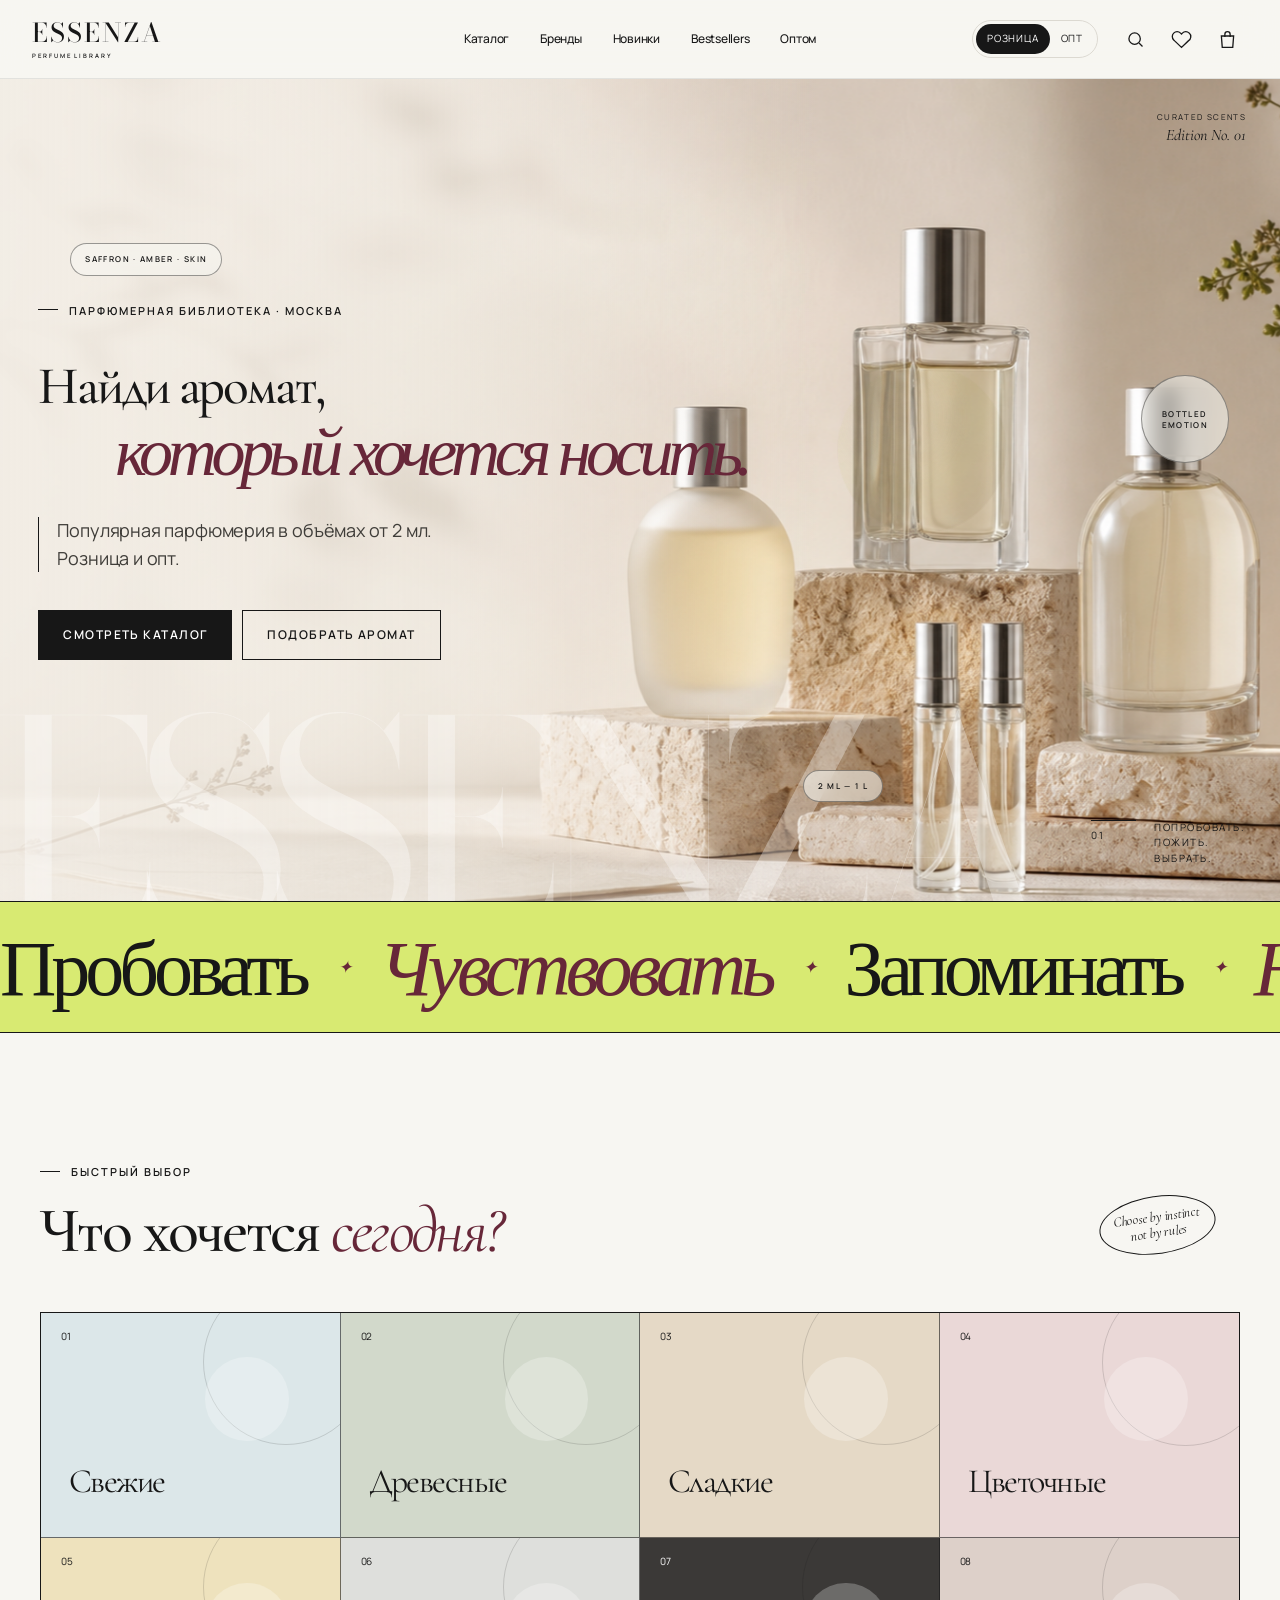
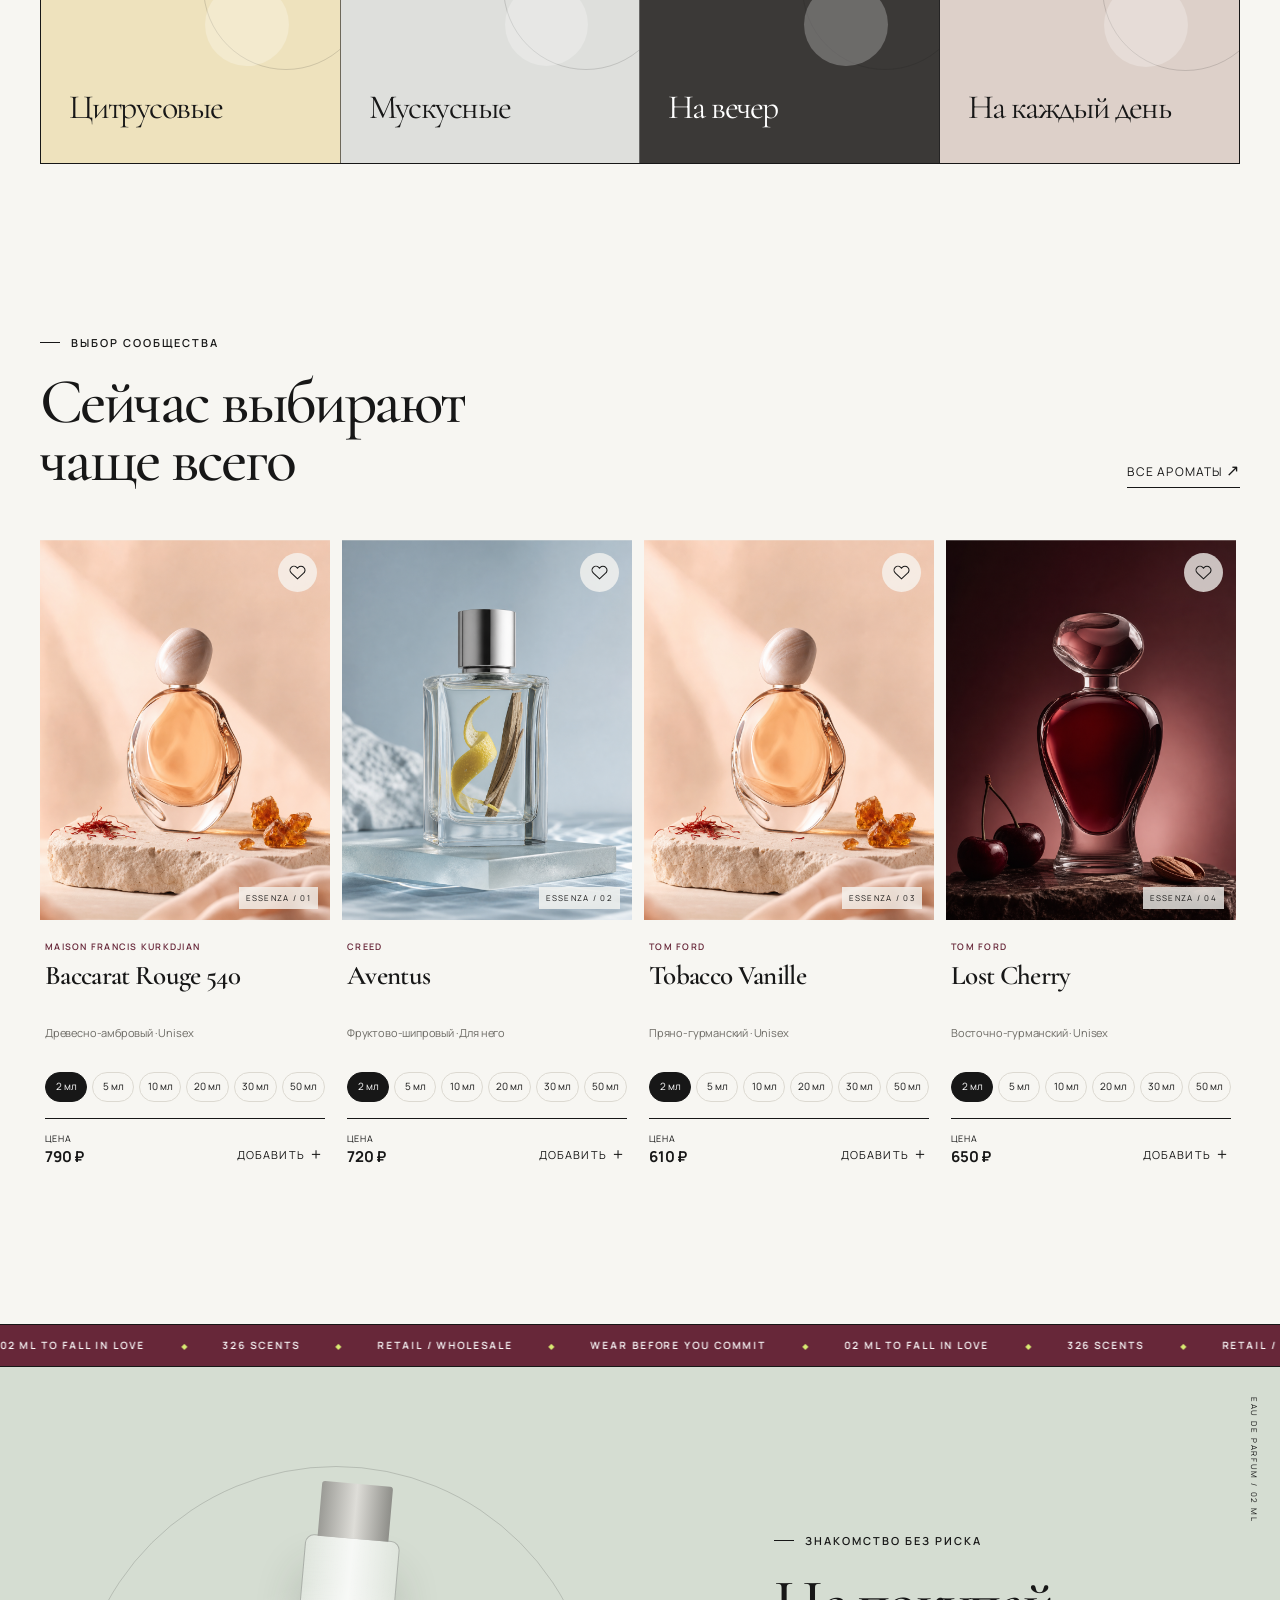
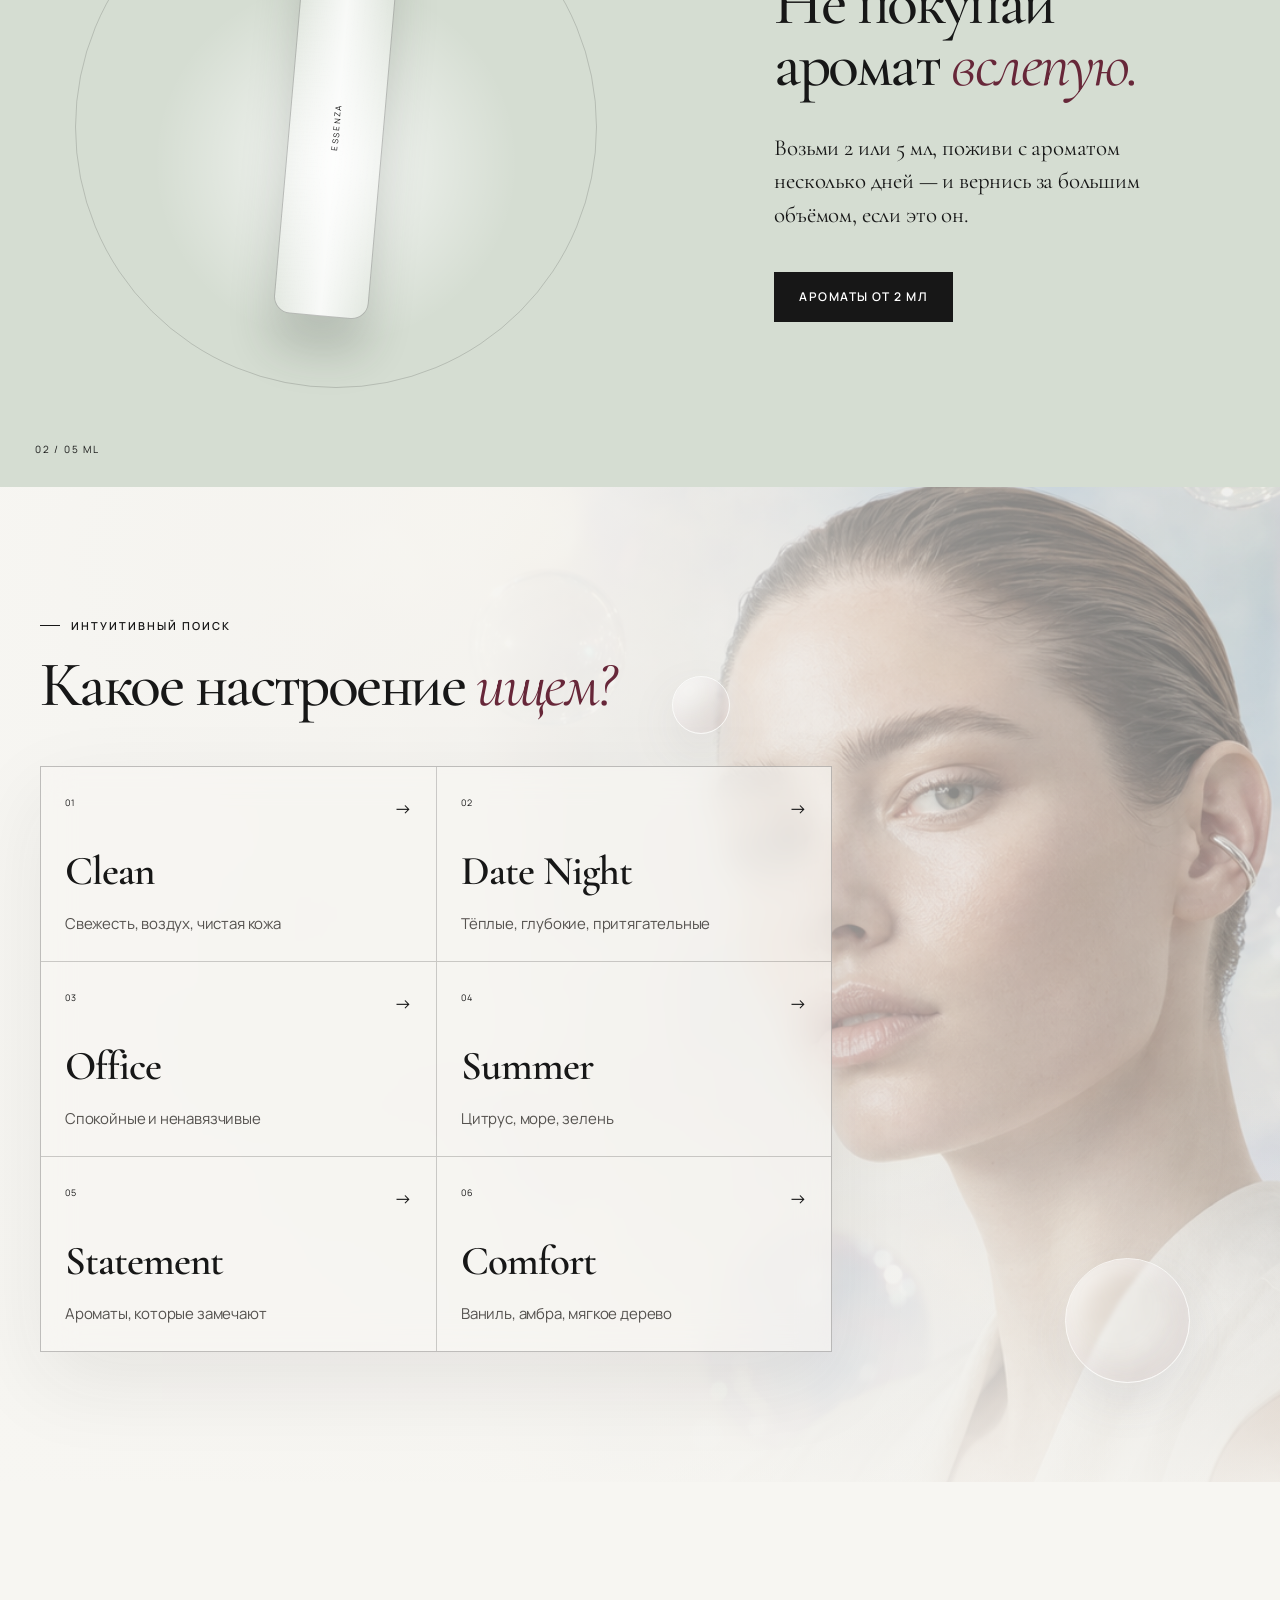
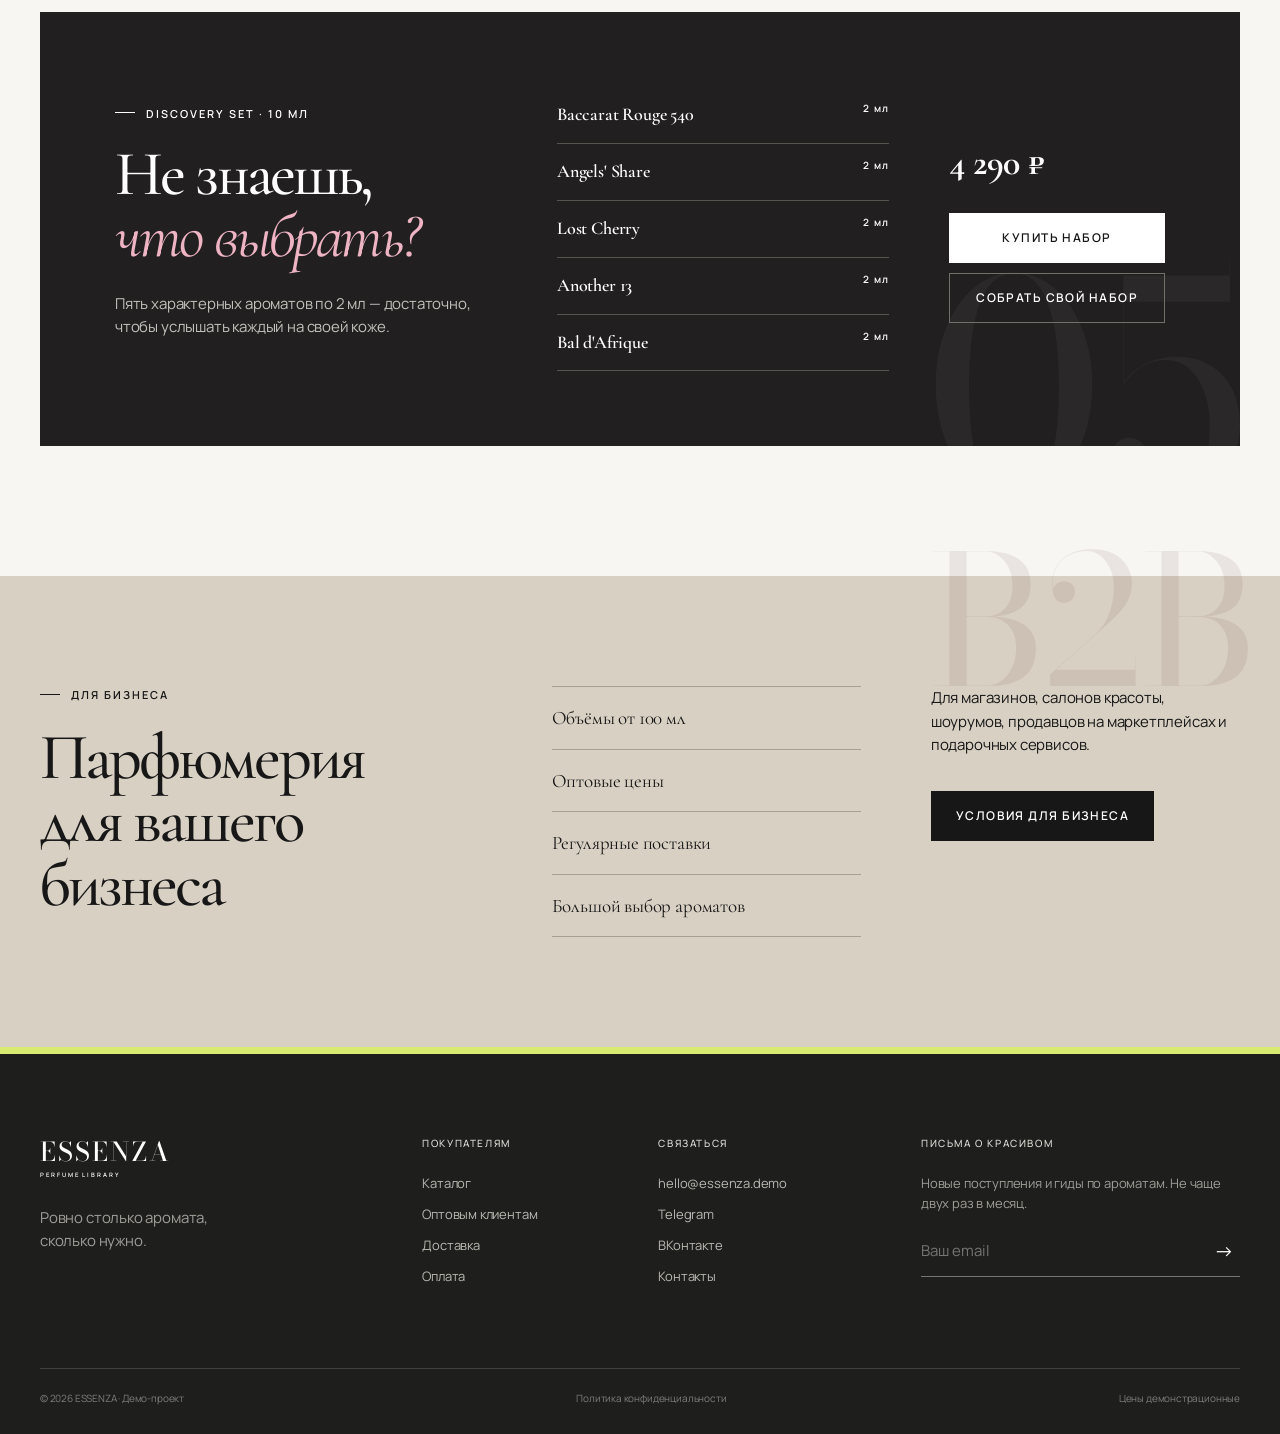
<file: index.html>
<!doctype html>
<html lang="ru">
<head>
  <meta charset="UTF-8"><meta name="viewport" content="width=device-width, initial-scale=1.0">
  <meta name="description" content="ESSENZA — премиальная парфюмерия в объёмах от 2 мл. Розница и опт.">
  <title>ESSENZA — ароматы в нужном объёме</title><link rel="stylesheet" href="css/styles.css">
</head>
<body data-page="home">
  <a class="skip-link" href="#main">К содержимому</a><div id="site-header"></div>
  <main id="main">
    <section class="hero">
      <img class="hero__image" src="assets/images/hero-essenza.png" alt="Флаконы парфюмерии на светлом каменном подиуме">
      <div class="hero__veil"></div>
      <div class="hero__content container reveal">
        <p class="eyebrow">Парфюмерная библиотека · Москва</p>
        <h1><span>Найди аромат,</span><br><em>который хочется носить.</em></h1>
        <p class="hero__lead">Популярная парфюмерия в объёмах от 2 мл. Розница и опт.</p>
        <div class="button-row"><a class="button button--dark" href="catalog.html">Смотреть каталог</a><a class="button button--line" href="#moods">Подобрать аромат</a></div>
      </div>
      <p class="hero__edition">Curated scents<br><i>Edition No. 01</i></p>
      <div class="hero__float hero__float--one" aria-hidden="true">SAFFRON · AMBER · SKIN</div>
      <div class="hero__float hero__float--two" aria-hidden="true">2 ML — 1 L</div>
      <div class="hero__float hero__float--three" aria-hidden="true">BOTTLED<br>EMOTION</div>
      <div class="hero__orb" aria-hidden="true"></div>
      <div class="hero__note"><span>01</span><p>Попробовать.<br>Пожить.<br>Выбрать.</p></div>
    </section>

    <div class="manifesto" aria-label="Пробовать, чувствовать, запоминать"><div class="manifesto__track"><div class="manifesto__group"><span>Пробовать</span><i>✦</i><em>Чувствовать</em><i>✦</i><span>Запоминать</span><i>✦</i><em>Носить</em><i>✦</i></div><div class="manifesto__group" aria-hidden="true"><span>Пробовать</span><i>✦</i><em>Чувствовать</em><i>✦</i><span>Запоминать</span><i>✦</i><em>Носить</em><i>✦</i></div></div></div>

    <section class="section container">
      <div class="section-heading section-heading--signature"><p class="eyebrow">Быстрый выбор</p><h2>Что хочется <em>сегодня?</em></h2><span>Choose by instinct<br>not by rules</span></div>
      <div class="quick-grid">
        <a href="catalog.html?family=свеж" class="quick-tile quick-tile--blue"><span>Свежие</span><small>01</small></a>
        <a href="catalog.html?family=древес" class="quick-tile quick-tile--sage"><span>Древесные</span><small>02</small></a>
        <a href="catalog.html?family=гурман" class="quick-tile quick-tile--sand"><span>Сладкие</span><small>03</small></a>
        <a href="catalog.html?family=цвет" class="quick-tile quick-tile--rose"><span>Цветочные</span><small>04</small></a>
        <a href="catalog.html?note=бергамот" class="quick-tile quick-tile--sun"><span>Цитрусовые</span><small>05</small></a>
        <a href="catalog.html?note=мускус" class="quick-tile quick-tile--mist"><span>Мускусные</span><small>06</small></a>
        <a href="catalog.html?mood=Date%20Night" class="quick-tile quick-tile--dark"><span>На вечер</span><small>07</small></a>
        <a href="catalog.html?mood=Office" class="quick-tile quick-tile--powder"><span>На каждый день</span><small>08</small></a>
      </div>
    </section>

    <section class="section section--flush">
      <div class="container section-heading section-heading--row"><div><p class="eyebrow">Выбор сообщества</p><h2>Сейчас выбирают<br>чаще всего</h2></div><a class="text-link" href="catalog.html">Все ароматы <span>↗</span></a></div>
      <div id="bestsellers" class="product-rail container"></div>
    </section>

    <div class="micro-marquee" aria-label="Ароматы от двух миллилитров"><div class="micro-marquee__track"><span>02 ML TO FALL IN LOVE</span><i>◆</i><span>326 SCENTS</span><i>◆</i><span>RETAIL / WHOLESALE</span><i>◆</i><span>WEAR BEFORE YOU COMMIT</span><i>◆</i><span aria-hidden="true">02 ML TO FALL IN LOVE</span><i aria-hidden="true">◆</i><span aria-hidden="true">326 SCENTS</span><i aria-hidden="true">◆</i><span aria-hidden="true">RETAIL / WHOLESALE</span><i aria-hidden="true">◆</i><span aria-hidden="true">WEAR BEFORE YOU COMMIT</span><i aria-hidden="true">◆</i></div></div>

    <section class="editorial-split">
      <div class="editorial-split__art" aria-hidden="true"><div class="sample-vial"><span>ESSENZA</span></div><span class="editorial-number">02 / 05 ML</span></div>
      <div class="editorial-split__copy"><p class="eyebrow">Знакомство без риска</p><h2>Не покупай аромат <em>вслепую.</em></h2><p>Возьми 2 или 5 мл, поживи с ароматом несколько дней — и вернись за большим объёмом, если это он.</p><a class="button button--dark" href="catalog.html">Ароматы от 2 мл</a></div>
    </section>

    <section class="section mood-section" id="moods">
      <div class="mood-backdrop" aria-hidden="true"><img src="assets/images/mood-woman-bubbles.png" alt=""></div>
      <span class="mood-bubble mood-bubble--one" aria-hidden="true"></span><span class="mood-bubble mood-bubble--two" aria-hidden="true"></span>
      <div class="container mood-section__content"><div class="section-heading"><p class="eyebrow">Интуитивный поиск</p><h2>Какое настроение <em>ищем?</em></h2></div>
      <div id="mood-grid" class="mood-grid"></div></div>
    </section>

    <section class="section container">
      <div class="discovery">
        <div class="discovery__intro"><p class="eyebrow">Discovery Set · 10 мл</p><h2>Не знаешь,<br><em>что выбрать?</em></h2><p>Пять характерных ароматов по 2 мл — достаточно, чтобы услышать каждый на своей коже.</p></div>
        <ol class="discovery__list"><li>Baccarat Rouge 540 <span>2 мл</span></li><li>Angels' Share <span>2 мл</span></li><li>Lost Cherry <span>2 мл</span></li><li>Another 13 <span>2 мл</span></li><li>Bal d'Afrique <span>2 мл</span></li></ol>
        <div class="discovery__actions"><strong>4 290 ₽</strong><button class="button button--light" data-set-cart>Купить набор</button><a href="catalog.html" class="button button--ghost-light">Собрать свой набор</a></div>
      </div>
    </section>

    <section class="wholesale-teaser">
      <div class="container wholesale-teaser__grid"><div><p class="eyebrow">Для бизнеса</p><h2>Парфюмерия<br>для вашего бизнеса</h2></div><div class="benefit-list"><span>Объёмы от 100 мл</span><span>Оптовые цены</span><span>Регулярные поставки</span><span>Большой выбор ароматов</span></div><div><p>Для магазинов, салонов красоты, шоурумов, продавцов на маркетплейсах и подарочных сервисов.</p><a class="button button--dark" href="wholesale.html">Условия для бизнеса</a></div></div>
    </section>
  </main>
  <div id="site-footer"></div><div id="ui-layer"></div>
  <script src="js/data.js"></script><script src="js/app.js"></script>
</body></html>
</file>
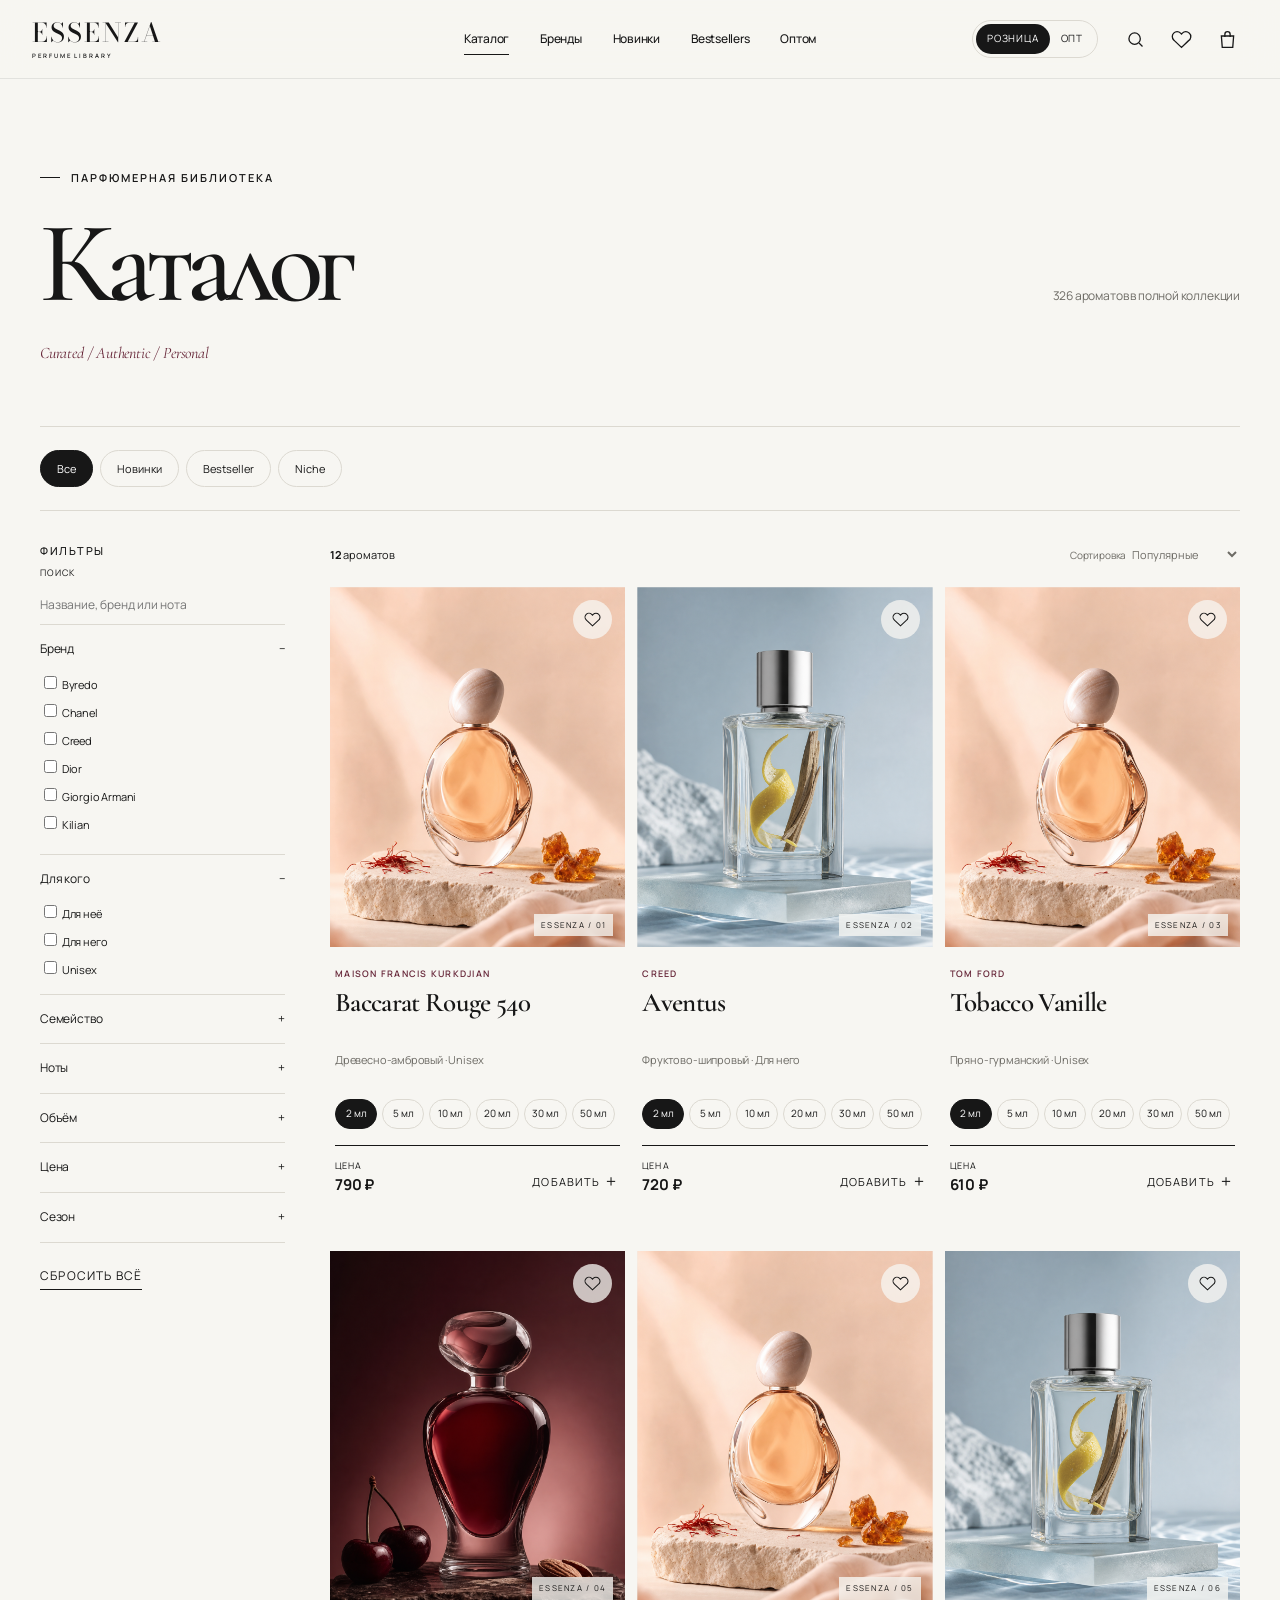
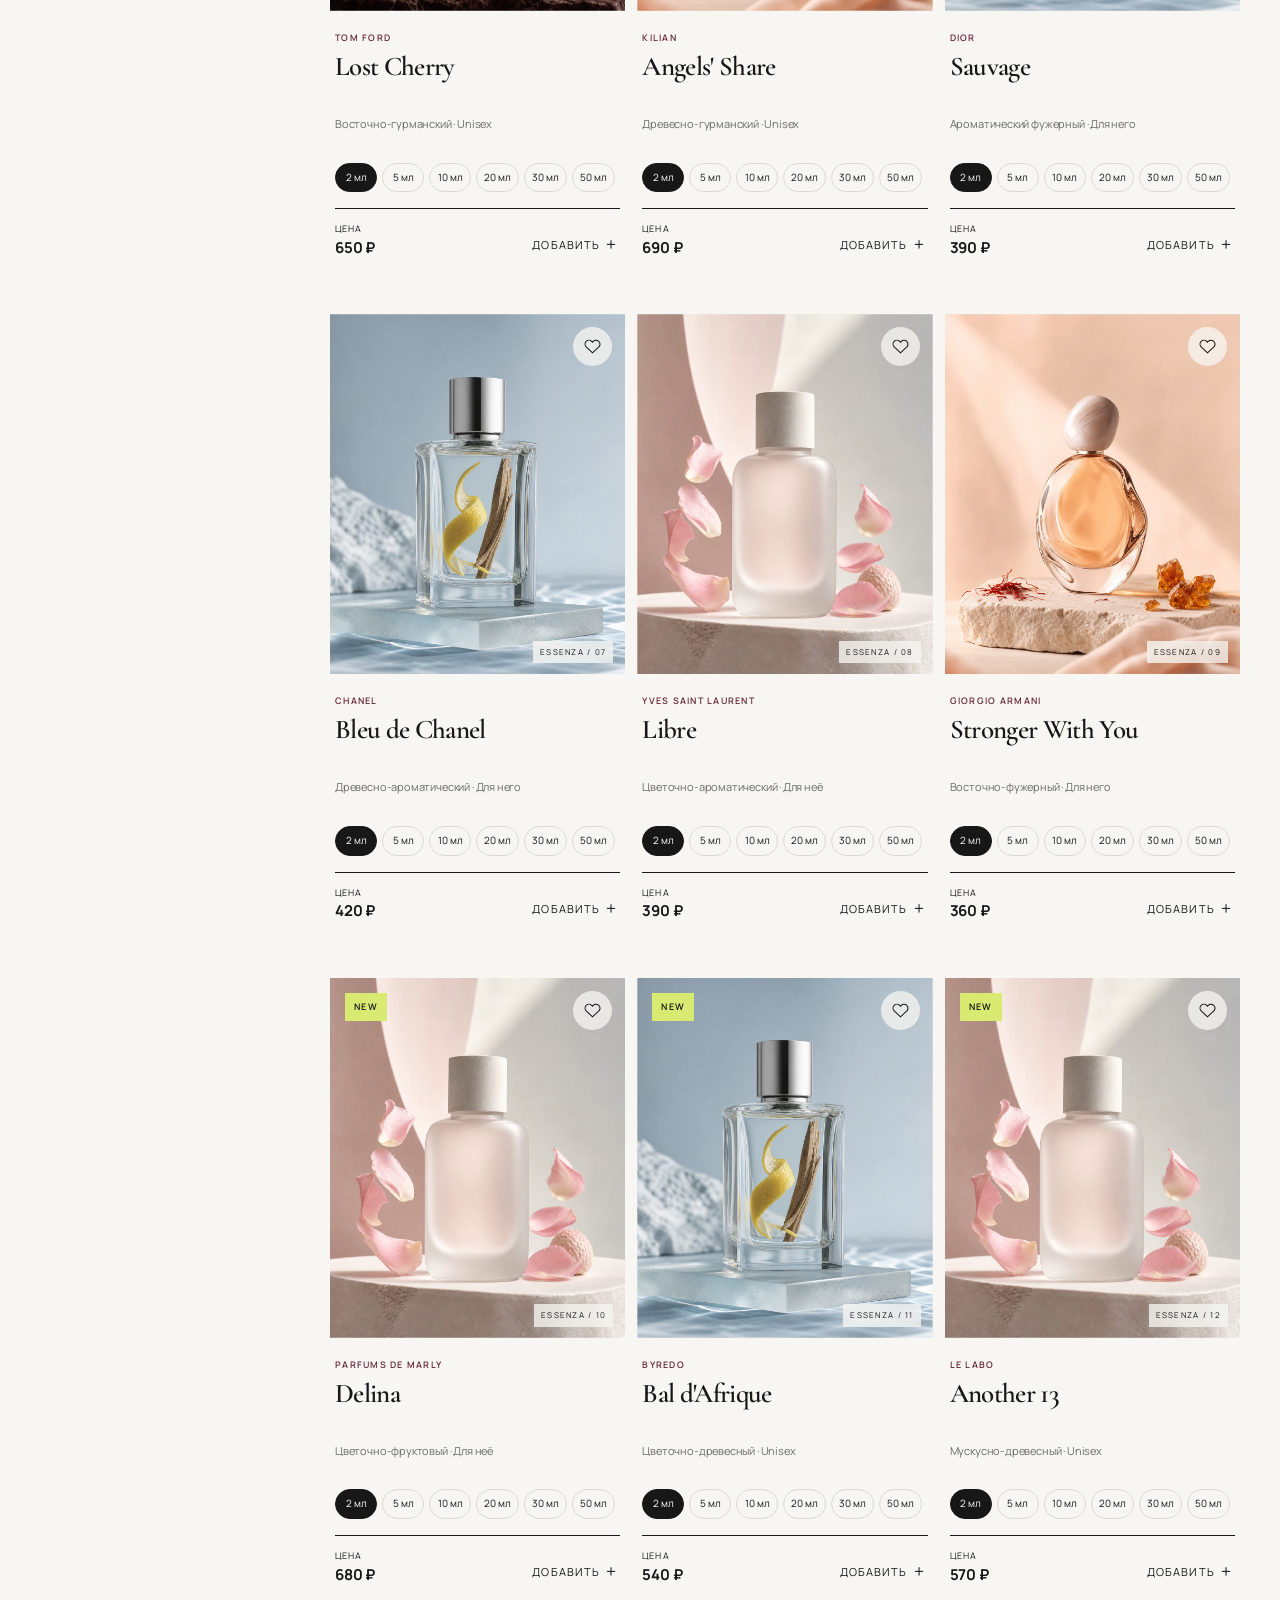
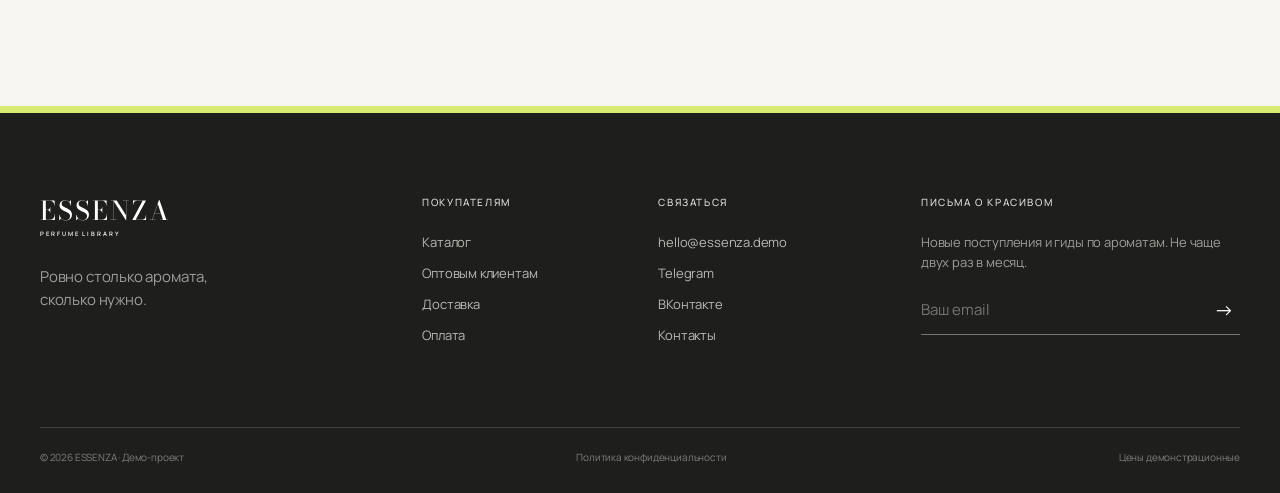
<file: catalog.html>
<!doctype html>
<html lang="ru"><head><meta charset="UTF-8"><meta name="viewport" content="width=device-width, initial-scale=1.0"><meta name="description" content="Каталог парфюмерии ESSENZA"><title>Каталог — ESSENZA</title><link rel="stylesheet" href="css/styles.css"></head>
<body data-page="catalog"><a class="skip-link" href="#main">К содержимому</a><div id="site-header"></div>
<main id="main" class="catalog-page container">
  <header class="page-title"><p class="eyebrow">Парфюмерная библиотека</p><div><h1>Каталог</h1><span class="catalog-total">326 ароматов в полной коллекции</span></div></header>
  <div class="catalog-toolbar"><div class="quick-filters" role="group" aria-label="Быстрые фильтры"><button class="chip is-active" data-quick="all">Все</button><button class="chip" data-quick="new">Новинки</button><button class="chip" data-quick="bestseller">Bestseller</button><button class="chip" data-quick="niche">Niche</button></div><button class="filter-open button button--line">Фильтры <span id="filter-count"></span></button></div>
  <div class="catalog-layout">
    <aside class="filters" id="filters" aria-label="Фильтры каталога"><div class="filters__head"><h2>Фильтры</h2><button class="icon-button filter-close" aria-label="Закрыть фильтры">×</button></div>
      <label class="filter-search"><span>Поиск</span><input id="catalog-search" type="search" placeholder="Название, бренд или нота"></label>
      <details open><summary>Бренд</summary><div id="brand-filters" class="check-list"></div></details>
      <details open><summary>Для кого</summary><div class="check-list"><label><input type="checkbox" name="gender" value="Для неё"> Для неё</label><label><input type="checkbox" name="gender" value="Для него"> Для него</label><label><input type="checkbox" name="gender" value="Unisex"> Unisex</label></div></details>
      <details><summary>Семейство</summary><label><span class="sr-only">Семейство</span><select id="family-filter"><option value="">Все семейства</option><option value="древес">Древесные</option><option value="цвет">Цветочные</option><option value="гурман">Гурманские</option><option value="аромат">Ароматические</option></select></label></details>
      <details><summary>Ноты</summary><label><span class="sr-only">Нота</span><input id="note-filter" type="search" placeholder="Например, вишня"></label></details>
      <details><summary>Объём</summary><p class="filter-note mode-sizes">2 · 5 · 10 · 20 · 30 · 50 мл</p></details><details><summary>Цена</summary><label class="range-label">До <output id="price-output">13 000 ₽</output><input id="price-filter" type="range" min="1000" max="13000" value="13000" step="500"></label></details><details><summary>Сезон</summary><label><select id="season-filter"><option value="">Любой сезон</option><option>Весна</option><option>Лето</option><option>Осень</option><option>Зима</option></select></label></details>
      <button id="reset-filters" class="text-button">Сбросить всё</button><button class="button button--dark filters__apply filter-close">Показать ароматы</button>
    </aside>
    <section class="catalog-results"><div class="results-head"><p><strong id="result-count">12</strong> ароматов</p><label>Сортировка <select id="sort-products"><option value="popular">Популярные</option><option value="low">Сначала дешевле</option><option value="high">Сначала дороже</option><option value="name">По названию</option></select></label></div><div id="catalog-grid" class="product-grid"></div><div id="empty-state" class="empty-state" hidden><h2>Ничего не нашли</h2><p>Попробуйте убрать часть фильтров или изменить запрос.</p><button class="button button--dark" id="empty-reset">Сбросить фильтры</button></div></section>
  </div>
</main><div id="site-footer"></div><div id="ui-layer"></div><script src="js/data.js"></script><script src="js/app.js"></script><script src="js/catalog.js"></script></body></html>
</file>
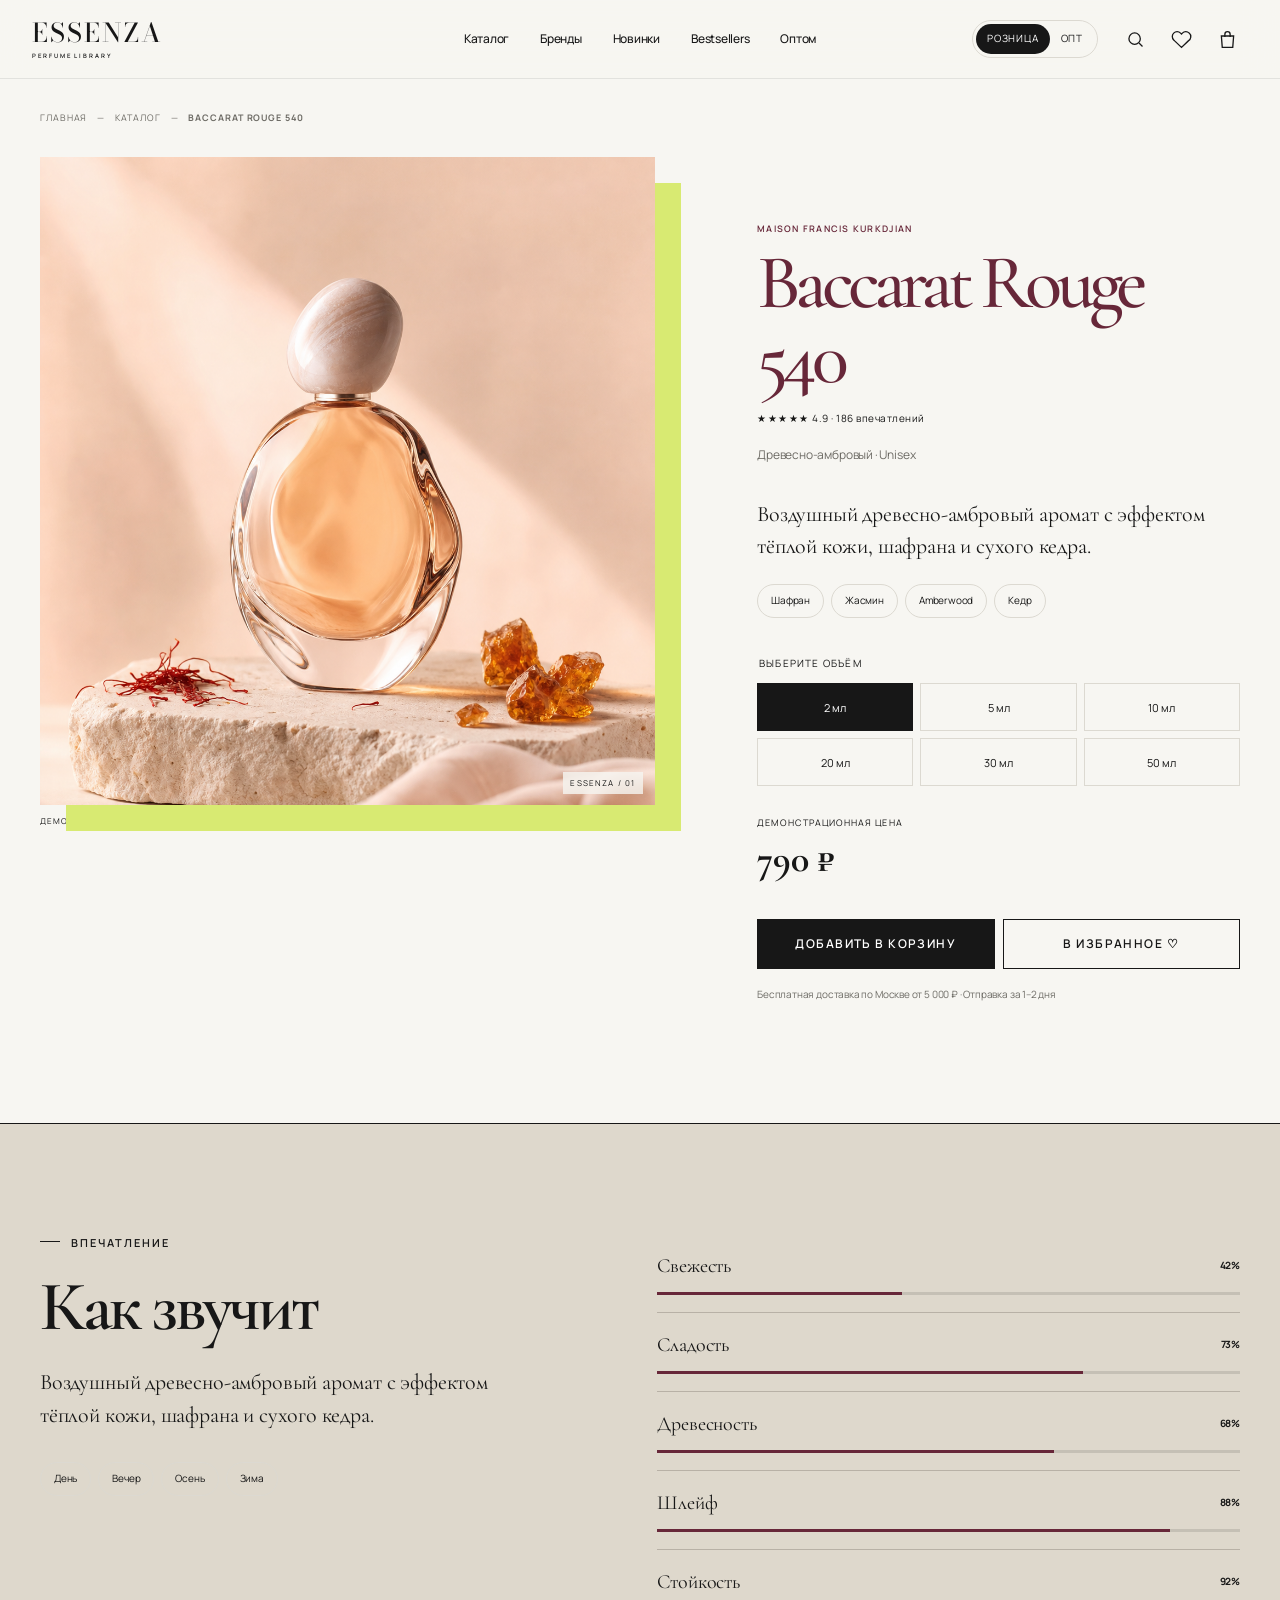
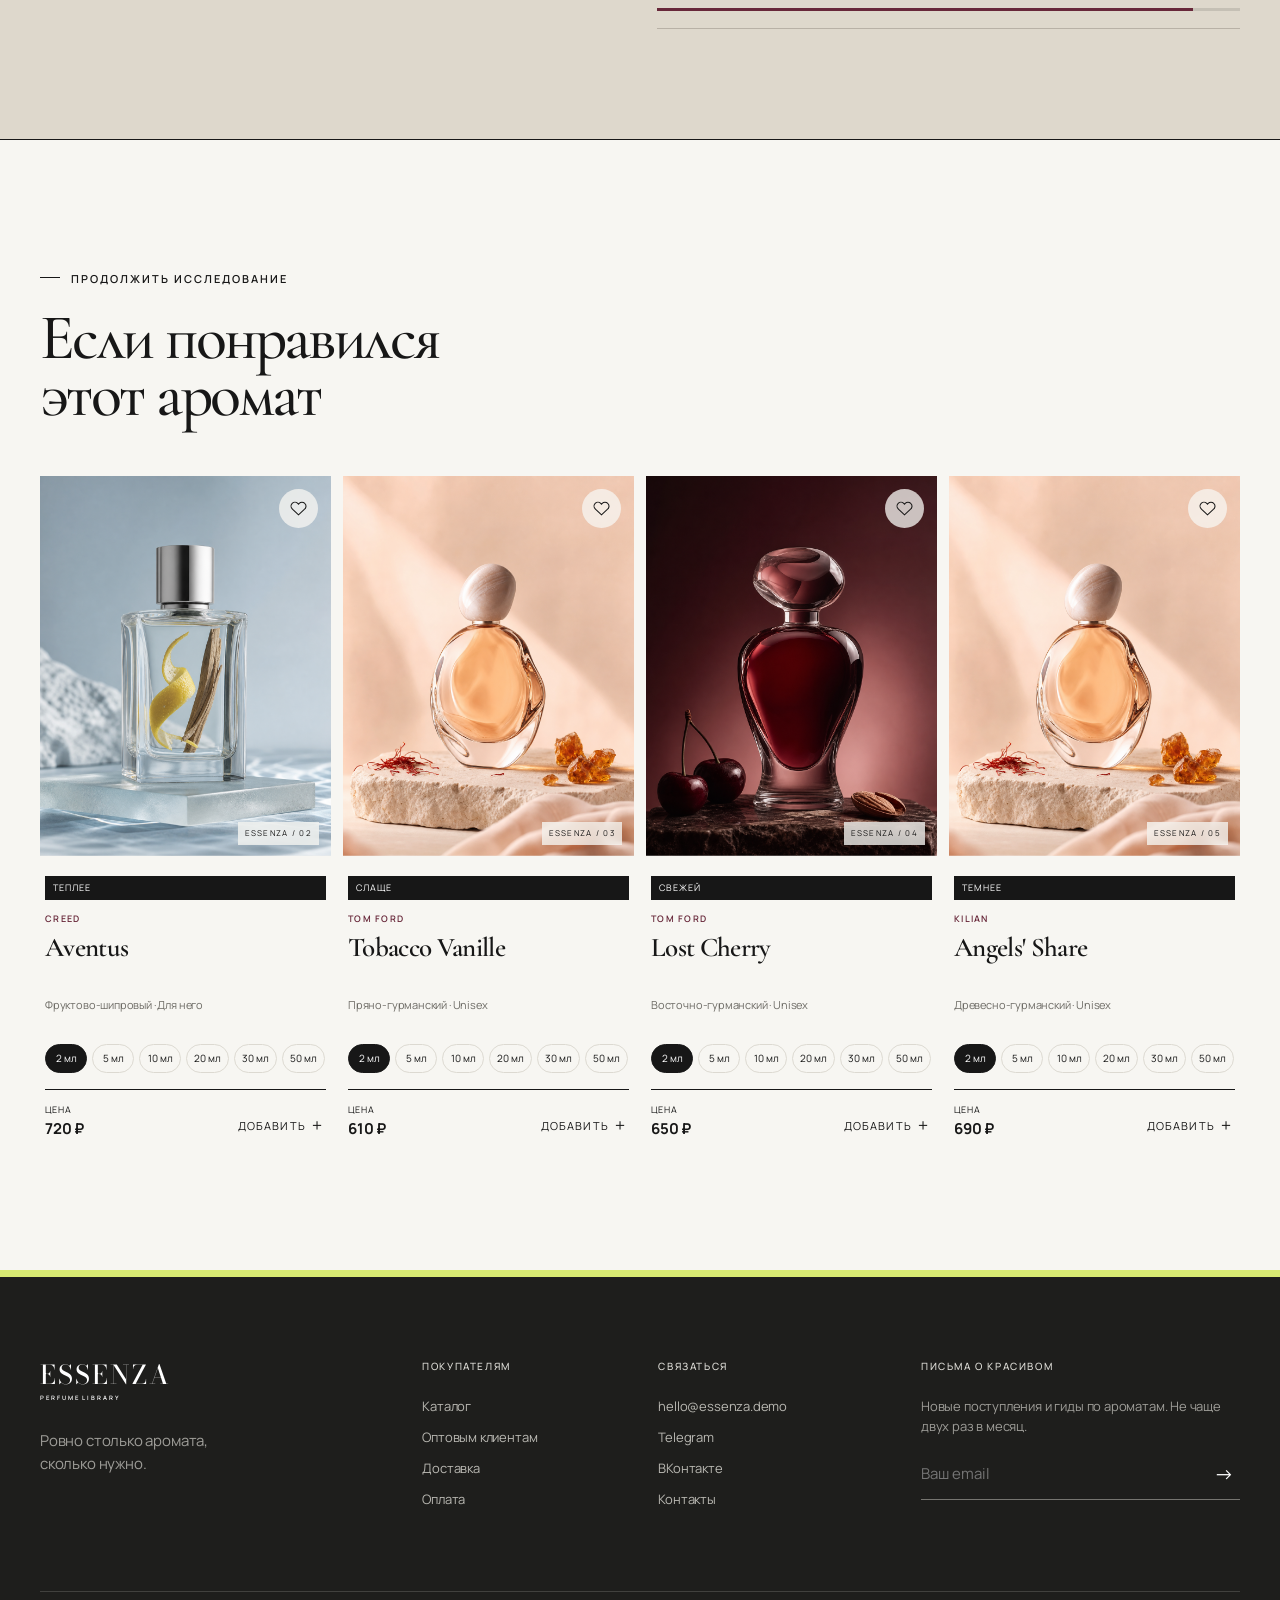
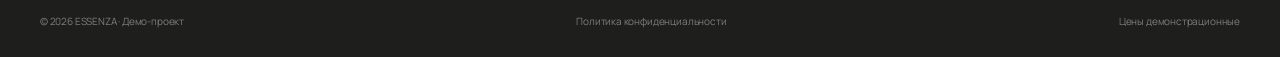
<file: product.html>
<!doctype html>
<html lang="ru"><head><meta charset="UTF-8"><meta name="viewport" content="width=device-width, initial-scale=1.0"><meta name="description" content="Карточка аромата ESSENZA"><title>Аромат — ESSENZA</title><link rel="stylesheet" href="css/styles.css"></head>
<body data-page="product"><a class="skip-link" href="#main">К содержимому</a><div id="site-header"></div><main id="main"><div id="product-detail"></div><section class="section container"><div class="section-heading section-heading--row"><div><p class="eyebrow">Продолжить исследование</p><h2>Если понравился<br>этот аромат</h2></div></div><div id="related-products" class="product-grid product-grid--related"></div></section></main><div id="site-footer"></div><div id="ui-layer"></div><script src="js/data.js"></script><script src="js/app.js"></script><script src="js/product.js"></script></body></html>
</file>
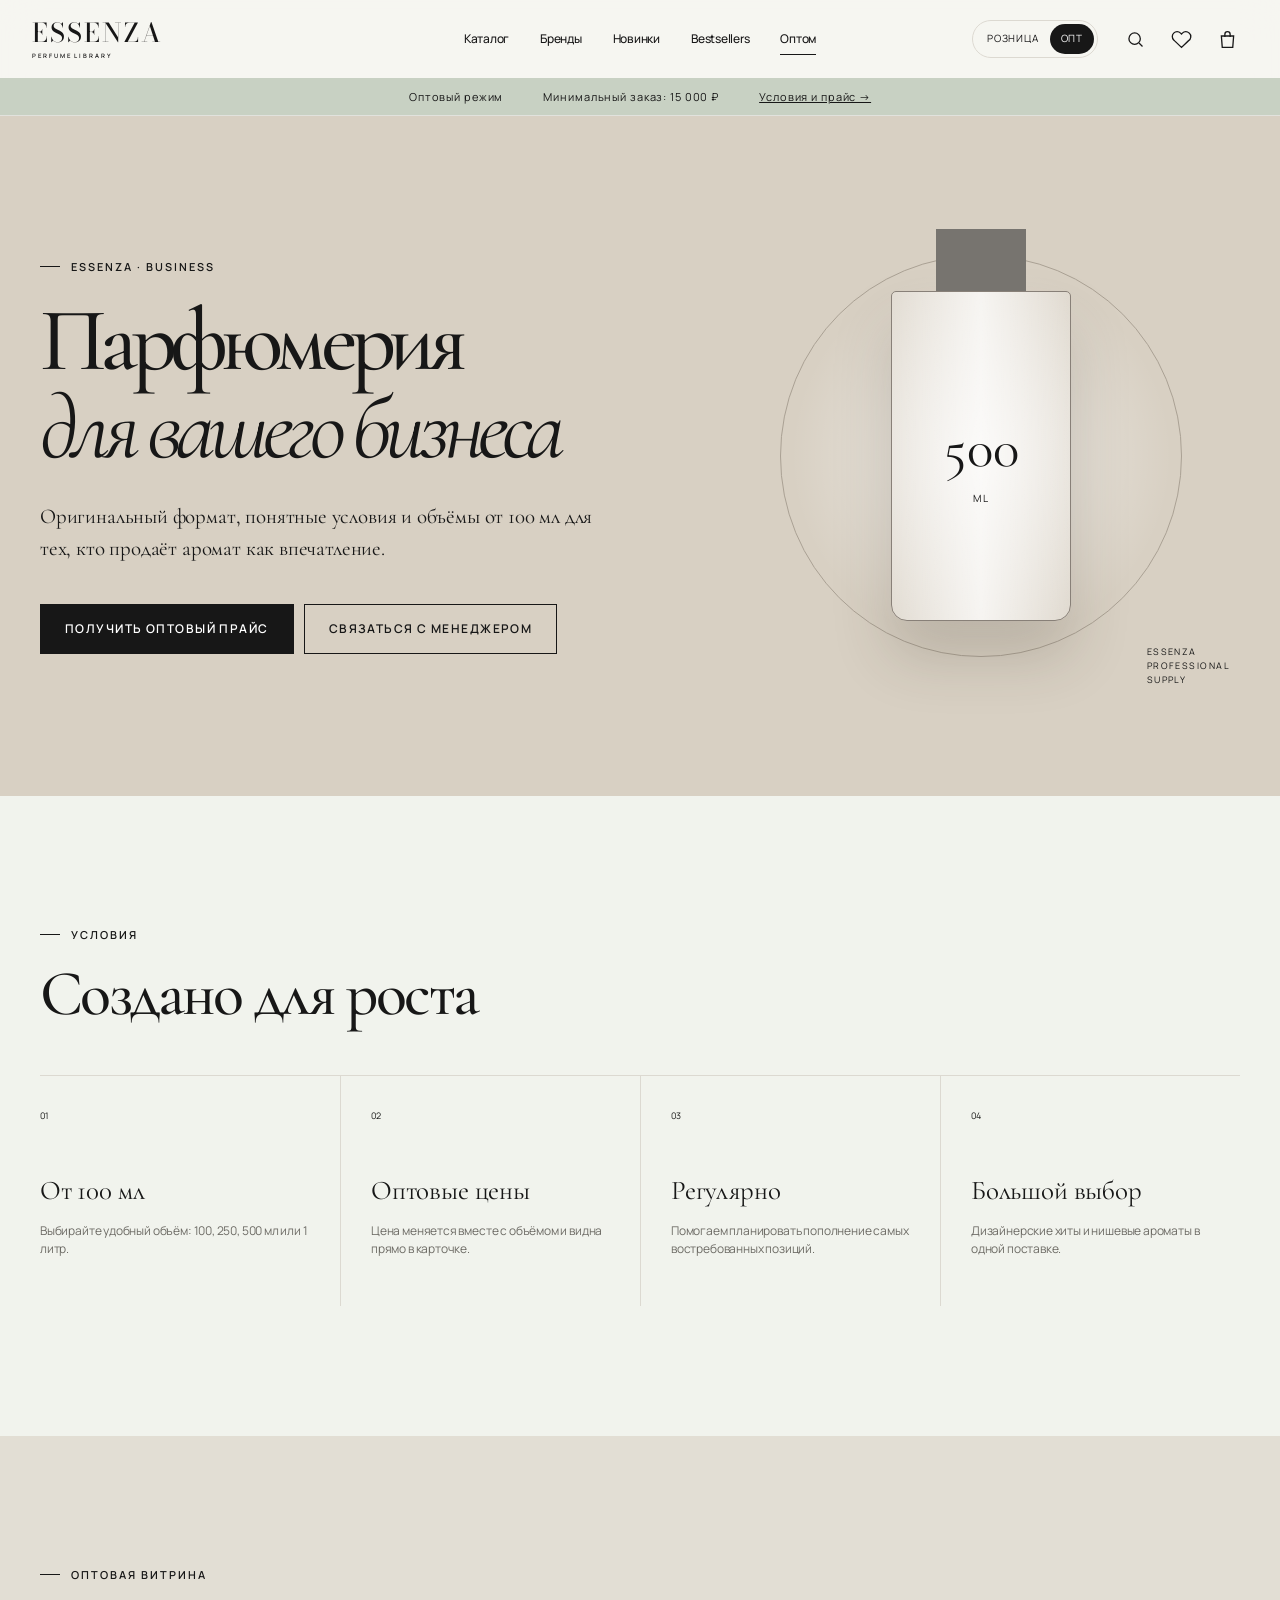
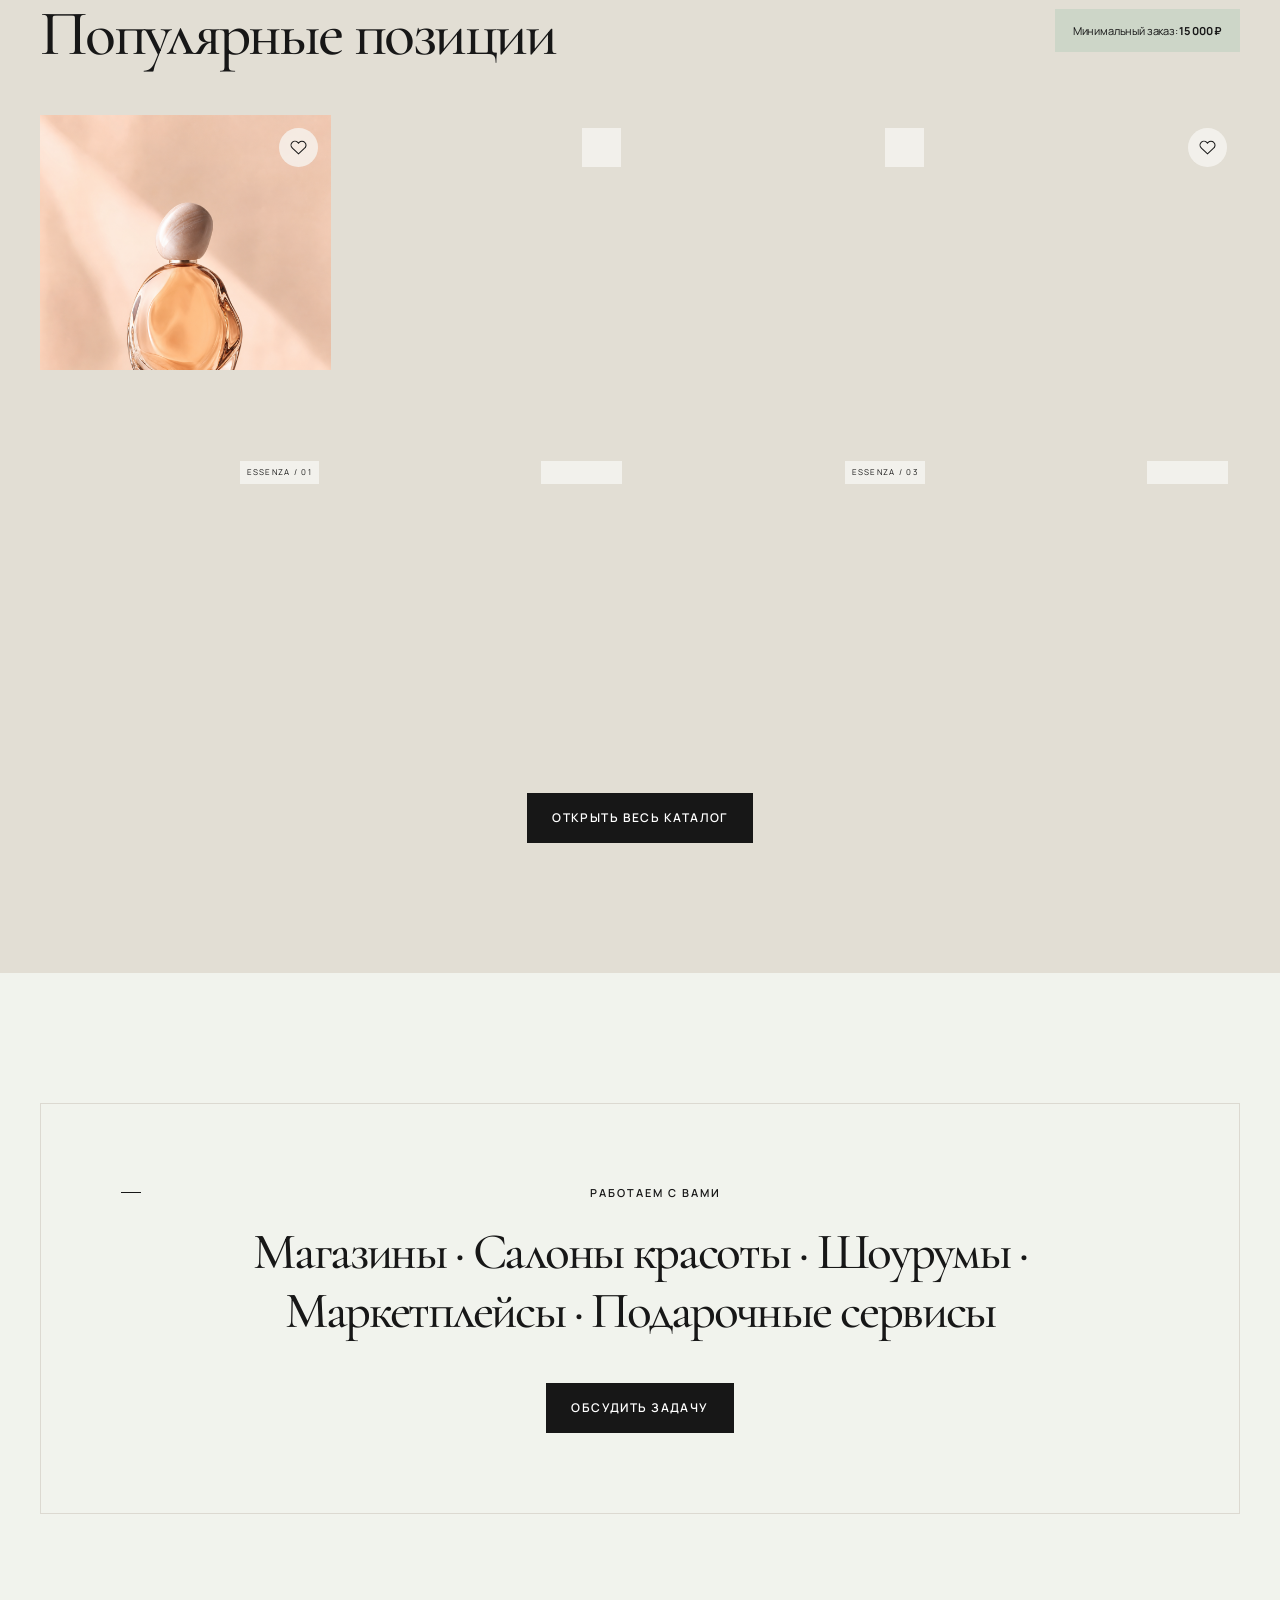
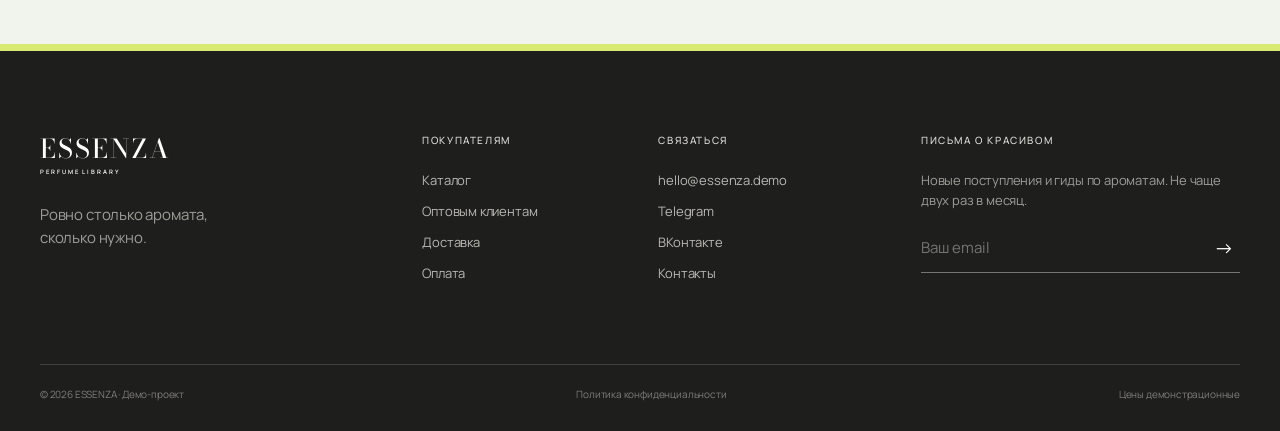
<file: wholesale.html>
<!doctype html>
<html lang="ru"><head><meta charset="UTF-8"><meta name="viewport" content="width=device-width, initial-scale=1.0"><meta name="description" content="Оптовая парфюмерия ESSENZA"><title>Оптовым клиентам — ESSENZA</title><link rel="stylesheet" href="css/styles.css"></head>
<body data-page="wholesale"><a class="skip-link" href="#main">К содержимому</a><div id="site-header"></div><main id="main">
  <section class="wholesale-hero"><div class="container wholesale-hero__grid"><div><p class="eyebrow">ESSENZA · Business</p><h1>Парфюмерия<br><em>для вашего бизнеса</em></h1><p>Оригинальный формат, понятные условия и объёмы от 100 мл для тех, кто продаёт аромат как впечатление.</p><div class="button-row"><button class="button button--dark" data-demo-modal="Прайс-лист">Получить оптовый прайс</button><button class="button button--line" data-demo-modal="Связь с менеджером">Связаться с менеджером</button></div></div><div class="wholesale-visual" aria-hidden="true"><div class="bulk-bottle"><span>500</span><small>ML</small></div><p>ESSENZA<br>PROFESSIONAL<br>SUPPLY</p></div></div></section>
  <section class="section container"><div class="section-heading"><p class="eyebrow">Условия</p><h2>Создано для роста</h2></div><div class="business-benefits"><article><span>01</span><h3>От 100 мл</h3><p>Выбирайте удобный объём: 100, 250, 500 мл или 1 литр.</p></article><article><span>02</span><h3>Оптовые цены</h3><p>Цена меняется вместе с объёмом и видна прямо в карточке.</p></article><article><span>03</span><h3>Регулярно</h3><p>Помогаем планировать пополнение самых востребованных позиций.</p></article><article><span>04</span><h3>Большой выбор</h3><p>Дизайнерские хиты и нишевые ароматы в одной поставке.</p></article></div></section>
  <section class="section wholesale-catalog"><div class="container"><div class="section-heading section-heading--row"><div><p class="eyebrow">Оптовая витрина</p><h2>Популярные позиции</h2></div><p class="min-order">Минимальный заказ: <strong>15 000 ₽</strong></p></div><div id="wholesale-products" class="product-grid product-grid--related"></div><div class="center"><a class="button button--dark" href="catalog.html">Открыть весь каталог</a></div></div></section>
  <section class="section container"><div class="audience"><p class="eyebrow">Работаем с вами</p><h2>Магазины · Салоны красоты · Шоурумы · Маркетплейсы · Подарочные сервисы</h2><button class="button button--dark" data-demo-modal="Заявка для бизнеса">Обсудить задачу</button></div></section>
</main><div id="site-footer"></div><div id="ui-layer"></div><script src="js/data.js"></script><script src="js/app.js"></script><script>document.addEventListener('DOMContentLoaded',()=>{App.setMode('wholesale');document.querySelector('#wholesale-products').innerHTML=PRODUCTS.slice(0,4).map(App.productCard).join('');App.bindProductCards();});</script></body></html>
</file>
<file: css/styles.css>
@import url('https://fonts.googleapis.com/css2?family=Bodoni+Moda:ital,opsz,wght@0,6..96,400;0,6..96,500;1,6..96,400&family=Cormorant+Garamond:ital,wght@0,500;0,600;1,500;1,600&family=Manrope:wght@400;500;600&display=swap');
:root{--paper:#f7f6f2;--ink:#171717;--muted:#6d6b65;--line:#dcd9d1;--white:#fff;--sage:#cbd3c4;--sand:#ded1bd;--powder:#e9d5d1;--blue:#d8e2e4;--wine:#672739;--acid:#d8ea72;--ease:cubic-bezier(.22,1,.36,1);--serif:"Cormorant Garamond",Georgia,serif;--fashion:"Bodoni Moda","Bodoni MT","Didot",serif;--sans:"Manrope","Helvetica Neue",Arial,sans-serif;--header:78px}
*{box-sizing:border-box}html{scroll-behavior:smooth}body{margin:0;background:var(--paper);color:var(--ink);font-family:var(--sans);font-size:15px;line-height:1.55;overflow-x:hidden}body.no-scroll{overflow:hidden}button,input,select{font:inherit;color:inherit}button,a{cursor:pointer}a{color:inherit;text-decoration:none}img{display:block;max-width:100%}h1,h2,h3,p{margin-top:0}h1,h2{font-family:var(--serif);font-weight:400;letter-spacing:-.045em;line-height:.98}h1 em,h2 em{font-weight:400}.container{width:min(100% - 64px,1440px);margin-inline:auto}.sr-only{position:absolute;width:1px;height:1px;padding:0;margin:-1px;overflow:hidden;clip:rect(0,0,0,0);white-space:nowrap;border:0}.skip-link{position:fixed;left:16px;top:-60px;z-index:200;background:var(--ink);color:#fff;padding:12px 18px}.skip-link:focus{top:12px}.eyebrow{font-size:11px;text-transform:uppercase;letter-spacing:.18em;font-weight:600;margin:0 0 22px}.button{display:inline-flex;min-height:50px;align-items:center;justify-content:center;padding:0 24px;border:1px solid transparent;border-radius:0;background:none;font-size:12px;text-transform:uppercase;letter-spacing:.12em;font-weight:600;transition:.3s var(--ease)}.button--dark{background:var(--ink);color:#fff}.button--dark:hover{background:#383733;transform:translateY(-2px)}.button--line{border-color:var(--ink)}.button--line:hover{background:var(--ink);color:#fff}.button--light{background:#fff;color:var(--ink)}.button--ghost-light{border-color:#716f69;color:#fff}.button--full{width:100%}.button-row{display:flex;flex-wrap:wrap;gap:10px}.center{text-align:center;margin-top:50px}.text-link,.text-button{border:0;background:none;border-bottom:1px solid currentColor;padding:4px 0;font-size:12px;text-transform:uppercase;letter-spacing:.1em}.text-link span{font-size:16px}.icon-button{position:relative;width:42px;height:42px;border:0;background:transparent;display:inline-grid;place-items:center}.icon-button svg{width:21px;height:21px;fill:none;stroke:currentColor;stroke-width:1.5}.icon-button:focus-visible,.button:focus-visible,a:focus-visible,input:focus-visible,select:focus-visible,button:focus-visible{outline:2px solid #5d7a70;outline-offset:3px}.count{position:absolute;right:0;top:0;min-width:17px;height:17px;padding:0 4px;border-radius:9px;background:var(--ink);color:#fff;font-size:10px;line-height:17px;text-align:center}

.site-header{position:sticky;top:0;z-index:50;background:rgba(247,246,242,.93);backdrop-filter:blur(18px);border-bottom:1px solid rgba(23,23,23,.09)}.site-header__inner{height:var(--header);padding:0 32px;display:grid;grid-template-columns:1fr auto 1fr;align-items:center}.logo{font-family:var(--serif);font-size:23px;letter-spacing:.14em;line-height:1;justify-self:start}.logo small{display:block;font-family:var(--sans);font-size:6px;letter-spacing:.32em;margin-top:7px}.main-nav{display:flex;align-items:center;gap:31px}.main-nav a{font-size:12px;position:relative}.main-nav a:after{content:"";position:absolute;left:0;right:100%;bottom:-7px;height:1px;background:currentColor;transition:.25s}.main-nav a:hover:after,.main-nav a.is-active:after{right:0}.header-actions{justify-self:end;display:flex;align-items:center;gap:4px}.mode-toggle{padding:3px;display:flex;border:1px solid var(--line);margin-right:12px;border-radius:30px}.mode-toggle button{border:0;background:transparent;border-radius:22px;padding:7px 11px;font-size:10px;text-transform:uppercase;letter-spacing:.08em}.mode-toggle button.is-active{background:var(--ink);color:#fff}.menu-toggle{display:none}.wholesale-bar{max-height:0;overflow:hidden;background:#c8d1c3;padding:0 32px;display:flex;align-items:center;justify-content:center;gap:40px;font-size:11px;letter-spacing:.08em;transition:.45s var(--ease)}.wholesale-bar a{text-decoration:underline}:root[data-mode=wholesale] .wholesale-bar{max-height:42px;padding-block:10px}:root[data-mode=wholesale]{--paper:#f1f3ed}.site-header:has(.wholesale-bar){transition:background .3s}

.hero{height:calc(100vh - var(--header));min-height:680px;position:relative;display:flex;align-items:center;overflow:hidden;background:#e8dfd2}.hero__image{position:absolute;inset:0;width:100%;height:100%;object-fit:cover}.hero__veil{position:absolute;inset:0;background:linear-gradient(90deg,rgba(242,237,229,.93) 0%,rgba(242,237,229,.65) 36%,transparent 64%)}.hero__content{position:relative;z-index:1}.hero h1{font-size:clamp(60px,6.4vw,104px);max-width:850px;margin-bottom:32px}.hero h1 em{font-size:.77em}.hero__lead{font-size:18px;max-width:440px;color:#3f3d39;margin-bottom:38px}.hero__note{position:absolute;z-index:1;right:35px;bottom:35px;display:flex;align-items:flex-start;gap:18px;font-size:10px;letter-spacing:.15em}.hero__note span{border-top:1px solid;width:45px;padding-top:7px}.hero__note p{margin:0;text-transform:uppercase}.section{padding-block:130px}.section--flush{padding-top:40px}.section-heading{margin-bottom:52px}.section-heading h2{font-size:clamp(48px,5vw,78px);margin:0}.section-heading--row{display:flex;align-items:flex-end;justify-content:space-between;gap:30px}.quick-grid{display:grid;grid-template-columns:repeat(4,1fr);gap:12px}.quick-tile{aspect-ratio:1.33;position:relative;padding:28px;display:flex;align-items:flex-end;justify-content:space-between;overflow:hidden;transition:.4s var(--ease)}.quick-tile:before,.quick-tile:after{content:"";position:absolute;border-radius:50%;border:1px solid rgba(23,23,23,.15);transition:.5s var(--ease)}.quick-tile:before{width:55%;aspect-ratio:1;top:-15%;right:-10%}.quick-tile:after{width:28%;aspect-ratio:1;top:20%;right:17%}.quick-tile:hover{transform:translateY(-5px)}.quick-tile:hover:before{transform:scale(1.2)}.quick-tile span{font-family:var(--serif);font-size:29px}.quick-tile small{font-size:10px}.quick-tile--blue{background:#dce7e9}.quick-tile--sage{background:#d2d9cb}.quick-tile--sand{background:#e5d9c6}.quick-tile--rose{background:#ead8d7}.quick-tile--sun{background:#eee2bd}.quick-tile--mist{background:#dedfdc}.quick-tile--dark{background:#3b3937;color:#fff}.quick-tile--powder{background:#ddd0c9}

.product-rail{display:grid;grid-auto-flow:column;grid-auto-columns:minmax(290px,25%);gap:12px;overflow-x:auto;padding-bottom:25px;scroll-snap-type:x mandatory;scrollbar-width:thin}.product-card{min-width:0;scroll-snap-align:start}.product-card__visual{position:relative;background:#eceae4;overflow:hidden}.product-card__visual>a{display:block}.product-visual{height:380px;position:relative;overflow:hidden;background:#e9e5dc}.product-visual:before{content:"";position:absolute;width:68%;height:68%;left:16%;top:13%;border-radius:50%;background:rgba(255,255,255,.38);filter:blur(1px)}.product-visual--powder{background:#e8d8d2}.product-visual--sage{background:#d5ddd2}.product-visual--amber{background:#d8c9b3}.product-visual--cherry{background:#d7b8b3}.product-visual--sand{background:#e2d4ba}.product-visual--blue{background:#ccdce1}.product-visual--ink{background:#bdc2c3}.product-visual--lilac{background:#dcd4e0}.product-visual--smoke{background:#c9c4bb}.product-visual--rose{background:#ead2d8}.product-visual--sun{background:#e6dcb9}.product-visual--mist{background:#dcdedb}.visual-orbit{position:absolute;width:260px;height:260px;border:1px solid rgba(23,23,23,.12);border-radius:50%;left:50%;top:50%;transform:translate(-50%,-50%)}.perfume-bottle{position:absolute;width:36%;height:51%;left:32%;bottom:14%;background:linear-gradient(90deg,rgba(255,255,255,.38),rgba(255,255,255,.78) 40%,rgba(255,255,255,.3));border:1px solid rgba(50,45,38,.22);border-radius:6px 6px 13px 13px;box-shadow:0 24px 45px rgba(64,54,43,.18);display:grid;place-items:center;transition:.65s var(--ease)}.perfume-cap{position:absolute;width:48%;height:20%;left:26%;top:-17%;background:linear-gradient(90deg,#a7a7a2,#e7e5df 45%,#9d9c97);border-radius:2px 2px 0 0}.perfume-label{width:78%;padding:14px 5px;background:rgba(247,246,242,.83);font-family:var(--serif);font-size:11px;text-align:center;line-height:1.1}.perfume-label small{display:block;font-family:var(--sans);font-size:6px;letter-spacing:.15em;text-transform:uppercase;margin-bottom:6px}.visual-code{position:absolute;right:16px;bottom:13px;font-size:9px;letter-spacing:.16em}.product-card:hover .perfume-bottle{transform:scale(1.045) translateY(-3px)}.favorite-button{position:absolute;right:13px;top:13px;width:39px;height:39px;border:0;background:rgba(247,246,242,.76);border-radius:50%;display:grid;place-items:center;z-index:2}.favorite-button svg{width:17px;fill:transparent;stroke:var(--ink);stroke-width:1.5}.favorite-button.is-active svg{fill:var(--ink)}.product-badge{position:absolute;left:15px;top:15px;font-size:9px;letter-spacing:.15em;background:var(--ink);color:#fff;padding:7px 9px}.product-card__body{padding:20px 5px 0}.product-brand{text-transform:uppercase;letter-spacing:.14em;font-size:9px;font-weight:600;margin:0 0 7px}.product-card h3{font-family:var(--serif);font-size:23px;font-weight:400;margin:0 0 5px}.product-meta{font-size:11px;color:var(--muted);margin-bottom:17px}.size-selector{display:flex;gap:5px;flex-wrap:wrap}.size-selector button{border:1px solid var(--line);background:transparent;font-size:10px;min-width:42px;padding:6px 7px}.size-selector button:hover,.size-selector button.is-active{border-color:var(--ink);background:var(--ink);color:#fff}.product-card__buy{border-top:1px solid var(--line);margin-top:16px;padding-top:13px;display:flex;align-items:end;justify-content:space-between}.product-card__buy small{font-size:9px;text-transform:uppercase;letter-spacing:.12em;display:block}.product-card__buy strong{font-size:15px}.add-button{border:0;background:none;padding:8px 0 3px;font-size:11px;text-transform:uppercase;letter-spacing:.1em}.add-button span{font-size:16px}.comparison{display:inline-block;background:var(--ink);color:#fff;font-size:9px;letter-spacing:.12em;text-transform:uppercase;padding:5px 8px;margin-bottom:12px}

.editorial-split{display:grid;grid-template-columns:1.05fr .95fr;min-height:720px;background:#d5ddd2}.editorial-split__art{position:relative;display:grid;place-items:center;overflow:hidden;background:radial-gradient(circle at 50% 55%,rgba(255,255,255,.8),transparent 35%)}.editorial-split__art:after{content:"";position:absolute;width:520px;height:520px;border:1px solid rgba(23,23,23,.16);border-radius:50%}.sample-vial{width:95px;height:380px;border:1px solid rgba(23,23,23,.25);border-radius:9px 9px 17px 17px;background:linear-gradient(90deg,rgba(255,255,255,.25),rgba(255,255,255,.8),rgba(255,255,255,.22));position:relative;z-index:1;box-shadow:0 35px 45px rgba(47,57,44,.2);display:flex;align-items:center;justify-content:center}.sample-vial:before{content:"";position:absolute;left:12%;top:-55px;width:76%;height:55px;background:linear-gradient(90deg,#9b9b96,#deddd8,#8e8e89);border-radius:3px 3px 0 0}.sample-vial span{font-size:8px;letter-spacing:.22em;transform:rotate(-90deg)}.editorial-number{position:absolute;left:35px;bottom:30px;font-size:10px;letter-spacing:.18em}.editorial-split__copy{display:flex;flex-direction:column;justify-content:center;padding:90px max(8vw,70px)}.editorial-split__copy h2{font-size:clamp(55px,5vw,86px);margin-bottom:35px}.editorial-split__copy p:not(.eyebrow){font-family:var(--serif);font-size:23px;line-height:1.45;max-width:580px;margin-bottom:40px}.editorial-split__copy .button{align-self:flex-start}.mood-grid{display:grid;grid-template-columns:repeat(3,1fr)}.mood-grid a{position:relative;min-height:210px;border-top:1px solid var(--line);padding:25px 70px 35px 0}.mood-grid a:nth-child(3n+2),.mood-grid a:nth-child(3n+3){padding-left:30px;border-left:1px solid var(--line)}.mood-grid span{font-size:9px;letter-spacing:.12em}.mood-grid h3{font-family:var(--serif);font-size:33px;font-weight:400;margin:28px 0 8px}.mood-grid p{color:var(--muted);margin:0}.mood-grid b{position:absolute;right:24px;top:28px;font-size:18px;font-weight:400;transition:.3s}.mood-grid a:hover b{transform:translateX(7px)}.discovery{background:#272724;color:#fff;padding:75px;display:grid;grid-template-columns:1.15fr 1fr .65fr;gap:60px;align-items:center}.discovery h2{font-size:63px;margin-bottom:25px}.discovery__intro>p:last-child{color:#c1c0ba;max-width:390px}.discovery__list{list-style:none;padding:0;margin:0;counter-reset:set}.discovery__list li{border-bottom:1px solid #55544f;padding:14px 0;display:flex;justify-content:space-between;font-family:var(--serif);font-size:18px}.discovery__list li span{font-family:var(--sans);font-size:10px;letter-spacing:.12em}.discovery__actions{display:flex;flex-direction:column;gap:10px}.discovery__actions>strong{font-family:var(--serif);font-size:36px;margin-bottom:12px}.wholesale-teaser{background:#d8d0c3;padding-block:110px}.wholesale-teaser__grid{display:grid;grid-template-columns:1fr .7fr .7fr;gap:70px;align-items:start}.wholesale-teaser h2{font-size:65px;margin:0}.benefit-list{border-top:1px solid #a9a094}.benefit-list span{display:block;padding:16px 0;border-bottom:1px solid #a9a094;font-family:var(--serif);font-size:19px}.wholesale-teaser__grid>div:last-child p{margin-bottom:35px}

.site-footer{background:#1e1e1c;color:#deddd7;padding-top:85px}.footer-grid{display:grid;grid-template-columns:1.25fr .7fr .8fr 1.2fr;gap:50px}.logo--footer{display:inline-block;color:#fff;margin-bottom:28px}.footer-grid>div:first-child p{color:#9e9d98}.footer-grid h2{font-family:var(--sans);font-size:10px;text-transform:uppercase;letter-spacing:.16em;margin-bottom:24px}.footer-grid>div>a:not(.logo){display:block;font-size:13px;color:#b9b8b2;margin:11px 0}.footer-grid>div>a:hover{color:#fff}.footer-subscribe p{font-size:13px;color:#9e9d98}.footer-subscribe form{display:flex;border-bottom:1px solid #767570}.footer-subscribe input{width:100%;background:transparent;border:0;color:#fff;padding:13px 0;outline:0}.footer-subscribe button{border:0;background:transparent;color:#fff;font-size:20px}.footer-bottom{margin-top:70px;border-top:1px solid #41413e;padding:22px 0 28px;display:flex;justify-content:space-between;font-size:10px;color:#7f7e7a}

.overlay{position:fixed;inset:0;background:rgba(23,23,23,.42);z-index:89;opacity:0;visibility:hidden;transition:.3s}.overlay.is-open{opacity:1;visibility:visible}.drawer{position:fixed;z-index:90;right:0;top:0;bottom:0;width:min(520px,100%);background:var(--paper);transform:translateX(101%);transition:.45s var(--ease);display:flex;flex-direction:column}.drawer.is-open{transform:none}.drawer__head{padding:30px 32px 22px;border-bottom:1px solid var(--line);display:flex;justify-content:space-between;align-items:center}.drawer__head .eyebrow{margin-bottom:5px}.drawer__head h2{font-size:42px;margin:0}.drawer__body{padding:12px 32px;overflow-y:auto;flex:1}.drawer__footer{padding:23px 32px;border-top:1px solid var(--line)}.drawer__footer>div{display:flex;justify-content:space-between;align-items:center;margin-bottom:18px}.drawer__footer strong{font-family:var(--serif);font-size:28px}.drawer__footer small{display:block;text-align:center;color:var(--muted);font-size:10px;margin-top:10px}.drawer-empty{text-align:center;padding:100px 25px}.drawer-empty p{font-family:var(--serif);font-size:35px;margin-bottom:8px}.drawer-empty span{display:block;color:var(--muted);margin-bottom:28px}.cart-item{display:grid;grid-template-columns:85px 1fr auto;gap:16px;padding:20px 0;border-bottom:1px solid var(--line)}.cart-item .product-visual,.favorite-item .product-visual{height:105px}.cart-item .perfume-label,.favorite-item .perfume-label{font-size:4px;padding:5px 1px}.cart-item .perfume-label small,.favorite-item .perfume-label small,.cart-item .visual-code,.favorite-item .visual-code{display:none}.cart-item p{font-size:8px;text-transform:uppercase;letter-spacing:.1em;margin:3px 0}.cart-item h3{font-family:var(--serif);font-size:17px;font-weight:400;margin:2px 0}.cart-item span{font-size:10px;color:var(--muted)}.cart-item>div:last-child{text-align:right}.cart-item>div:last-child strong{font-size:12px}.remove-item{display:block;border:0;background:none;text-decoration:underline;font-size:9px;color:var(--muted);margin:20px 0 0 auto}.qty{display:flex;align-items:center;margin-top:12px}.qty button{width:27px;height:27px;background:none;border:1px solid var(--line)}.qty b{min-width:30px;text-align:center;font-size:11px}.favorite-item{display:grid;grid-template-columns:86px 1fr;gap:17px;padding:18px 0;border-bottom:1px solid var(--line);align-items:center}.favorite-item small,.favorite-item strong,.favorite-item em{display:block}.favorite-item small{font-size:8px;text-transform:uppercase;letter-spacing:.1em}.favorite-item strong{font-family:var(--serif);font-size:20px;font-weight:400}.favorite-item em{font-style:normal;font-size:11px;color:var(--muted);margin-top:5px}.search-panel{position:fixed;z-index:92;left:0;right:0;top:0;background:var(--paper);min-height:420px;padding:75px max(8vw,50px);transform:translateY(-101%);transition:.45s var(--ease)}.search-panel.is-open{transform:none}.search-close{position:absolute;right:35px;top:28px}.search-panel>div{max-width:950px;margin:auto}.search-panel input{width:100%;border:0;border-bottom:1px solid var(--ink);background:transparent;font-family:var(--serif);font-size:45px;padding:10px 0;outline:0}.search-results{display:grid;grid-template-columns:repeat(3,1fr);gap:10px;margin-top:22px}.search-results a{display:grid;grid-template-columns:60px 1fr;gap:13px;align-items:center}.search-results .product-visual{height:67px}.search-results .perfume-label,.search-results .visual-code{display:none}.search-results small,.search-results strong,.search-results em{display:block}.search-results small{font-size:7px;text-transform:uppercase}.search-results strong{font-family:var(--serif);font-weight:400}.search-results em{font-size:9px;color:var(--muted);font-style:normal}.search-empty{color:var(--muted)}.toast{position:fixed;z-index:120;left:50%;bottom:30px;transform:translate(-50%,20px);background:var(--ink);color:#fff;padding:12px 20px;font-size:12px;opacity:0;visibility:hidden;transition:.3s}.toast.is-showing{opacity:1;visibility:visible;transform:translate(-50%,0)}.demo-modal{position:fixed;z-index:94;inset:0;display:grid;place-items:center;visibility:hidden;opacity:0;transition:.3s}.demo-modal.is-open{visibility:visible;opacity:1}.demo-modal>div{width:min(480px,calc(100% - 30px));background:var(--paper);padding:55px;position:relative}.modal-close{position:absolute;right:15px;top:15px}.demo-modal h2{font-size:50px;margin-bottom:14px}.modal-subtitle{color:var(--muted)}.demo-modal form{display:grid;gap:10px;margin-top:28px}.demo-modal input{border:0;border-bottom:1px solid var(--line);background:transparent;padding:15px 0}

.catalog-page{padding-bottom:120px}.page-title{padding:90px 0 60px;border-bottom:1px solid var(--line)}.page-title>div{display:flex;align-items:flex-end;justify-content:space-between}.page-title h1{font-size:clamp(72px,9vw,135px);margin:0}.catalog-total{color:var(--muted);font-size:12px;margin-bottom:15px}.catalog-toolbar{padding:23px 0;border-bottom:1px solid var(--line);display:flex;justify-content:space-between;align-items:center}.quick-filters{display:flex;gap:7px}.chip{border:1px solid var(--line);background:transparent;padding:9px 16px;border-radius:30px;font-size:11px}.chip:hover,.chip.is-active{background:var(--ink);border-color:var(--ink);color:#fff}.filter-open{display:none;min-height:39px}.catalog-layout{display:grid;grid-template-columns:245px 1fr;gap:45px;padding-top:35px}.filters{position:sticky;top:105px;height:fit-content}.filters__head{display:flex;align-items:center;justify-content:space-between}.filters__head h2{font-family:var(--sans);font-size:11px;text-transform:uppercase;letter-spacing:.14em}.filter-close{display:none}.filter-search span{display:block;font-size:9px;text-transform:uppercase;letter-spacing:.12em;margin-bottom:6px}.filters input[type=search],.filters select{width:100%;border:0;border-bottom:1px solid var(--line);background:transparent;padding:10px 0;outline:0;font-size:12px}.filters details{border-bottom:1px solid var(--line);padding:15px 0}.filters summary{font-size:12px;cursor:pointer;list-style:none;display:flex;justify-content:space-between}.filters summary:after{content:"+"}.filters details[open] summary:after{content:"−"}.check-list{display:grid;gap:8px;padding-top:14px;max-height:180px;overflow:auto}.check-list label{font-size:11px}.check-list input{accent-color:var(--ink)}.filter-note,.range-label{font-size:10px;color:var(--muted);margin:12px 0 0}.range-label{display:block}.range-label output{float:right;color:var(--ink)}.range-label input{width:100%;accent-color:var(--ink)}.filters .text-button{margin-top:20px}.filters__apply{display:none}.results-head{display:flex;justify-content:space-between;align-items:center;margin-bottom:24px}.results-head p{font-size:11px;margin:0}.results-head label{font-size:10px;color:var(--muted)}.results-head select{border:0;background:transparent;font-size:11px}.product-grid{display:grid;grid-template-columns:repeat(3,1fr);gap:55px 12px}.catalog-results .product-visual{height:360px}.empty-state{text-align:center;padding:100px 20px}.empty-state h2{font-size:50px;margin-bottom:12px}

.breadcrumbs{display:flex;gap:10px;font-size:9px;text-transform:uppercase;letter-spacing:.1em;color:var(--muted);padding:32px 0}.product-detail__grid{display:grid;grid-template-columns:1.12fr .88fr;gap:8vw;align-items:start;padding-bottom:110px}.product-gallery{position:sticky;top:110px}.product-visual--large{height:min(72vh,760px)}.product-visual--large .perfume-bottle{width:29%;height:57%;left:35.5%;bottom:12%}.product-visual--large .visual-orbit{width:58%;height:auto;aspect-ratio:1}.product-visual--large .perfume-label{font-size:18px;padding:24px 7px}.gallery-caption{display:block;font-size:8px;text-transform:uppercase;letter-spacing:.13em;margin-top:10px}.product-info{padding-top:65px}.product-info h1{font-size:clamp(62px,6vw,98px);margin:9px 0 16px}.rating{font-size:10px;letter-spacing:.05em;margin-bottom:19px}.rating span{letter-spacing:.15em}.product-family{font-size:12px;color:var(--muted)}.product-description{font-family:var(--serif);font-size:22px;line-height:1.45;margin:35px 0 21px;max-width:540px}.product-notes{display:flex;flex-wrap:wrap;gap:7px;margin-bottom:38px}.product-notes span,.occasion-tags span{border:1px solid var(--line);border-radius:30px;padding:8px 13px;font-size:10px;text-transform:capitalize}.product-info fieldset{border:0;padding:0;margin:0}.product-info legend{font-size:10px;text-transform:uppercase;letter-spacing:.12em;margin-bottom:12px}.detail-sizes{display:grid;grid-template-columns:repeat(3,1fr);gap:7px}.detail-sizes button{height:48px;border:1px solid var(--line);background:transparent;font-size:11px}.detail-sizes button:hover,.detail-sizes button.is-active{border-color:var(--ink);background:var(--ink);color:#fff}.minimum-note{font-size:11px;background:#d6ded1;padding:11px;margin:12px 0}.detail-price{margin:30px 0}.detail-price small{display:block;text-transform:uppercase;font-size:9px;letter-spacing:.12em}.detail-price strong{font-family:var(--serif);font-size:38px}.detail-actions{display:grid;grid-template-columns:1fr 1fr;gap:8px}.delivery-note{font-size:10px;color:var(--muted);margin-top:18px}.sound-section{background:#ded8cc;padding-block:110px}.sound-grid{display:grid;grid-template-columns:.9fr 1.1fr;gap:11vw}.sound-grid h2{font-size:70px;margin-bottom:25px}.sound-grid>div:first-child>p:not(.eyebrow){font-family:var(--serif);font-size:22px;line-height:1.5}.occasion-tags{display:flex;flex-wrap:wrap;gap:7px;margin-top:30px}.score-list>div{display:grid;grid-template-columns:1fr auto;align-items:center;border-bottom:1px solid #b8b1a6;padding:17px 0}.score-list span{font-family:var(--serif);font-size:20px}.score-list b{font-size:10px}.score-list i{grid-column:1/-1;display:block;background:rgba(23,23,23,.12);height:3px;margin-top:10px}.score-list em{display:block;width:var(--score);height:100%;background:var(--ink);animation:score 1.1s var(--ease)}@keyframes score{from{width:0}}.product-grid--related{grid-template-columns:repeat(4,1fr)}

.wholesale-hero{background:#d8d0c3;min-height:680px;display:flex;align-items:center}.wholesale-hero__grid{display:grid;grid-template-columns:1.1fr .9fr;align-items:center;gap:50px;padding-block:90px}.wholesale-hero h1{font-size:clamp(67px,7vw,112px);margin-bottom:28px}.wholesale-hero__grid>div:first-child>p:not(.eyebrow){font-family:var(--serif);font-size:21px;max-width:570px;margin-bottom:38px}.wholesale-visual{height:500px;position:relative;display:grid;place-items:center;background:radial-gradient(circle,rgba(255,255,255,.6),transparent 53%)}.wholesale-visual:before{content:"";position:absolute;width:400px;height:400px;border-radius:50%;border:1px solid #aaa194}.bulk-bottle{z-index:1;width:180px;height:330px;border:1px solid #888078;background:linear-gradient(90deg,rgba(255,255,255,.25),rgba(255,255,255,.75),rgba(255,255,255,.2));border-radius:5px 5px 16px 16px;display:flex;flex-direction:column;align-items:center;justify-content:center;font-family:var(--serif);font-size:55px;box-shadow:0 35px 60px rgba(60,48,35,.2)}.bulk-bottle:before{content:"";position:absolute;width:90px;height:62px;top:23px;background:#77746f}.bulk-bottle small{font-family:var(--sans);font-size:10px;letter-spacing:.2em}.wholesale-visual>p{position:absolute;right:10px;bottom:10px;font-size:9px;letter-spacing:.16em}.business-benefits{display:grid;grid-template-columns:repeat(4,1fr);border-top:1px solid var(--line)}.business-benefits article{padding:26px 30px 35px 0;min-height:230px}.business-benefits article+article{border-left:1px solid var(--line);padding-left:30px}.business-benefits span{font-size:9px}.business-benefits h3{font-family:var(--serif);font-size:27px;font-weight:400;margin:45px 0 10px}.business-benefits p{font-size:12px;color:var(--muted)}.wholesale-catalog{background:#e2ded4}.min-order{background:#cdd6c8;padding:13px 18px;font-size:11px}.audience{text-align:center;border:1px solid var(--line);padding:80px}.audience h2{font-size:clamp(38px,4vw,64px);line-height:1.15;max-width:1100px;margin:0 auto 42px}

@media(max-width:1100px){.site-header__inner{grid-template-columns:auto 1fr auto}.main-nav{position:fixed;left:0;right:0;top:var(--header);background:var(--paper);padding:40px 32px;flex-direction:column;align-items:flex-start;transform:translateY(-130%);transition:.35s;z-index:-1}.main-nav.is-open{transform:none}.main-nav a{font-family:var(--serif);font-size:30px}.menu-toggle{display:grid}.logo{justify-self:center}.quick-grid{grid-template-columns:repeat(2,1fr)}.product-rail{grid-auto-columns:minmax(280px,38%)}.editorial-split__copy{padding:70px}.discovery{grid-template-columns:1fr 1fr}.discovery__actions{grid-column:1/-1;display:grid;grid-template-columns:1fr 1fr}.discovery__actions>strong{grid-column:1/-1}.wholesale-teaser__grid{grid-template-columns:1fr 1fr}.wholesale-teaser__grid>div:last-child{grid-column:1/-1}.catalog-layout{grid-template-columns:210px 1fr}.product-grid{grid-template-columns:repeat(2,1fr)}.product-grid--related{grid-template-columns:repeat(4,1fr)}.product-detail__grid{gap:5vw}.product-info h1{font-size:65px}}

@media(max-width:760px){:root{--header:66px}.container{width:min(100% - 32px,1440px)}.section{padding-block:82px}.site-header__inner{padding:0 10px}.logo{font-size:18px}.logo small{font-size:5px}.header-actions{gap:0}.header-actions .search-toggle{display:none}.mode-toggle{position:fixed;z-index:52;bottom:14px;left:50%;transform:translateX(-50%);background:rgba(247,246,242,.94);box-shadow:0 7px 25px rgba(0,0,0,.16);margin:0}.wholesale-bar{gap:12px;padding-inline:12px;justify-content:space-between}.wholesale-bar a{display:none}.hero{height:calc(90svh - var(--header));min-height:650px;align-items:flex-end;padding-bottom:55px}.hero__image{object-position:62% center}.hero__veil{background:linear-gradient(0deg,rgba(242,237,229,.95) 0%,rgba(242,237,229,.72) 48%,transparent 85%)}.hero h1{font-size:49px;max-width:360px;margin-bottom:18px}.hero__lead{font-size:14px;max-width:300px;margin-bottom:25px}.hero .eyebrow{margin-bottom:13px}.hero__note{display:none}.hero .button{min-height:46px;padding-inline:16px;font-size:10px}.section-heading{margin-bottom:34px}.section-heading h2{font-size:46px}.section-heading--row{align-items:flex-start}.quick-grid{gap:7px}.quick-tile{aspect-ratio:1.06;padding:16px}.quick-tile span{font-size:20px}.product-rail{width:auto;margin-left:16px;grid-auto-columns:78vw;padding-right:16px}.product-visual{height:340px}.editorial-split{grid-template-columns:1fr;min-height:0}.editorial-split__art{height:480px}.editorial-split__art:after{width:370px;height:370px}.sample-vial{height:285px;width:75px}.editorial-split__copy{padding:70px 25px}.editorial-split__copy h2{font-size:51px}.editorial-split__copy p:not(.eyebrow){font-size:19px}.mood-grid{grid-template-columns:1fr}.mood-grid a,.mood-grid a:nth-child(3n+2),.mood-grid a:nth-child(3n+3){min-height:155px;padding:22px 45px 25px 0;border-left:0}.mood-grid h3{margin:16px 0 4px}.discovery{padding:50px 25px;grid-template-columns:1fr;gap:35px}.discovery h2{font-size:47px}.discovery__actions{grid-column:auto;grid-template-columns:1fr}.discovery__actions>strong{grid-column:auto}.wholesale-teaser{padding-block:75px}.wholesale-teaser__grid{grid-template-columns:1fr;gap:40px}.wholesale-teaser h2{font-size:48px}.wholesale-teaser__grid>div:last-child{grid-column:auto}.footer-grid{grid-template-columns:1fr 1fr;gap:45px 25px}.footer-grid>div:first-child,.footer-subscribe{grid-column:1/-1}.footer-bottom{flex-direction:column;gap:8px}.search-panel{min-height:100%;padding:75px 20px 30px;overflow:auto}.search-panel input{font-size:29px}.search-results{grid-template-columns:1fr}.drawer__head,.drawer__body,.drawer__footer{padding-inline:20px}.cart-item{grid-template-columns:70px 1fr}.cart-item>div:last-child{grid-column:2;display:flex;justify-content:space-between}.remove-item{margin:0}.demo-modal>div{padding:45px 25px}.page-title{padding:60px 0 35px}.page-title>div{display:block}.page-title h1{font-size:68px}.catalog-total{display:block;margin-top:12px}.catalog-toolbar{gap:10px;overflow-x:auto}.quick-filters{flex-shrink:0}.filter-open{display:inline-flex}.catalog-layout{display:block}.filters{position:fixed;z-index:95;left:0;right:0;bottom:0;top:auto;height:88vh;background:var(--paper);padding:22px 20px 85px;overflow:auto;transform:translateY(102%);transition:.4s var(--ease);border-radius:18px 18px 0 0}.filters.is-open{transform:none}.filter-close{display:grid}.filters__apply{display:flex;position:fixed;bottom:14px;left:20px;right:20px;width:calc(100% - 40px)}.results-head{margin-top:4px}.product-grid{grid-template-columns:repeat(2,minmax(0,1fr));gap:42px 8px}.catalog-results .product-visual,.product-grid .product-visual{height:255px}.product-card__body{padding-top:13px}.product-card h3{font-size:18px}.product-meta{font-size:9px;min-height:28px}.size-selector{gap:3px}.size-selector button{min-width:35px;padding:5px 4px;font-size:8px}.product-card__buy{display:block}.add-button{margin-top:5px;width:100%;text-align:left}.product-detail__grid{grid-template-columns:1fr;padding-bottom:70px}.product-gallery{position:static}.product-visual--large{height:480px!important}.product-info{padding-top:20px}.product-info h1{font-size:56px}.product-description{font-size:19px}.detail-actions{grid-template-columns:1fr}.sound-section{padding-block:75px}.sound-grid{grid-template-columns:1fr;gap:45px}.sound-grid h2{font-size:53px}.product-grid--related{display:grid;grid-template-columns:repeat(2,minmax(0,1fr))}.wholesale-hero__grid{grid-template-columns:1fr;padding-block:65px}.wholesale-hero h1{font-size:58px}.wholesale-visual{height:420px}.business-benefits{grid-template-columns:1fr 1fr}.business-benefits article{min-height:210px}.business-benefits article:nth-child(3){border-left:0}.audience{padding:55px 20px}.audience h2{font-size:35px}.min-order{font-size:9px}.wholesale-catalog .section-heading--row{display:block}.wholesale-catalog .min-order{display:inline-block;margin-top:20px}}

@media(max-width:390px){.container{width:calc(100% - 24px)}.header-actions .favorites-toggle{display:none}.quick-tile span{font-size:18px}.hero h1{font-size:44px}.product-grid .product-visual,.catalog-results .product-visual{height:225px}.product-card h3{font-size:17px}.product-card__buy strong{font-size:13px}.business-benefits{grid-template-columns:1fr}.business-benefits article+article{border-left:0;border-top:1px solid var(--line);padding-left:0}.product-info h1{font-size:50px}.detail-sizes{grid-template-columns:repeat(2,1fr)}}

@media(prefers-reduced-motion:reduce){*,*:before,*:after{scroll-behavior:auto!important;animation-duration:.01ms!important;transition-duration:.01ms!important}}

/* Generated editorial scent artwork */
.product-visual:has(.product-visual__image):before{display:none}.product-visual__image{width:100%;height:100%;object-fit:cover;object-position:center;transition:transform .75s var(--ease),filter .4s}.product-card:hover .product-visual__image{transform:scale(1.035)}.product-visual:has(.product-visual__image) .visual-code{right:12px;bottom:11px;font-size:8px;background:rgba(247,246,242,.78);backdrop-filter:blur(6px);padding:5px 7px}.product-visual--large .product-visual__image{object-position:center 47%}.cart-item .product-visual__image,.favorite-item .product-visual__image,.search-results .product-visual__image{object-position:center}

/* Art direction: expressive type, fashion rhythm, restrained colour */
body{letter-spacing:-.012em}.eyebrow{position:relative;padding-left:31px}.eyebrow:before{content:"";position:absolute;left:0;top:.7em;width:20px;height:1px;background:currentColor}.logo{font-family:var(--serif);font-size:26px;font-weight:500;letter-spacing:.08em}.logo small{font-family:var(--sans);font-weight:600}.main-nav a{font-weight:500;letter-spacing:-.02em}.hero{isolation:isolate}.hero:after{content:"ESSENZA";position:absolute;z-index:0;left:-.02em;bottom:-.23em;color:rgba(255,255,255,.32);font-family:var(--serif);font-size:clamp(160px,22vw,360px);line-height:1;letter-spacing:-.085em;pointer-events:none}.hero__content{padding-bottom:2vh}.hero h1{line-height:.88;letter-spacing:-.065em;text-wrap:balance}.hero h1 span{font-size:.65em;letter-spacing:-.04em}.hero h1 em{display:inline-block;color:var(--wine);font-size:.83em;transform:translateX(6vw);white-space:nowrap}.hero__lead{border-left:1px solid var(--ink);padding-left:18px}.hero__edition{position:absolute;z-index:2;right:34px;top:32px;margin:0;text-transform:uppercase;font-size:8px;letter-spacing:.17em;text-align:right}.hero__edition i{font-family:var(--serif);font-size:16px;letter-spacing:0;text-transform:none;font-weight:400}.button{position:relative;overflow:hidden}.button--dark:after{content:"";position:absolute;inset:0;background:var(--wine);transform:translateX(-102%);transition:transform .4s var(--ease);z-index:-1}.button--dark{isolation:isolate}.button--dark:hover:after{transform:none}.button--dark:hover{background:var(--ink)}.manifesto{height:132px;display:flex;align-items:center;overflow:hidden;border-top:1px solid var(--ink);border-bottom:1px solid var(--ink);background:var(--acid)}.manifesto>div{display:flex;align-items:center;gap:32px;white-space:nowrap;transform:translateX(-3vw);font-family:var(--serif);font-size:clamp(53px,6.4vw,102px);line-height:1;letter-spacing:-.065em}.manifesto em{color:var(--wine);font-weight:400}.manifesto i{font-family:var(--sans);font-size:.22em;color:var(--wine)}.section-heading--signature{position:relative}.section-heading--signature h2 em{color:var(--wine)}.section-heading--signature>span{position:absolute;right:2%;bottom:5px;padding:12px 14px;border:1px solid var(--ink);border-radius:50%;font-family:var(--serif);font-style:italic;font-size:14px;line-height:1.15;transform:rotate(-8deg);text-align:center}.quick-grid{gap:0;border:1px solid var(--ink)}.quick-tile{border-right:1px solid rgba(23,23,23,.6);border-bottom:1px solid rgba(23,23,23,.6)}.quick-tile:nth-child(4n){border-right:0}.quick-tile:nth-child(n+5){border-bottom:0}.quick-tile span{position:relative;z-index:2;font-size:34px;letter-spacing:-.045em}.quick-tile small{position:absolute;left:20px;top:16px}.quick-tile:after{background:rgba(255,255,255,.25);border:0}.section-heading h2{line-height:.9}.section-heading h2 br+*{padding-left:9vw}.product-card{animation:card-rise .7s var(--ease) both}.product-card:nth-child(2){animation-delay:.06s}.product-card:nth-child(3){animation-delay:.12s}.product-card:nth-child(4){animation-delay:.18s}@keyframes card-rise{from{opacity:0;transform:translateY(28px)}to{opacity:1;transform:none}}.product-card__visual{clip-path:inset(0);transition:clip-path .45s var(--ease)}.product-card:hover .product-card__visual{clip-path:inset(7px)}.product-card h3{font-size:27px;letter-spacing:-.04em}.product-brand{color:var(--wine);font-weight:600}.product-card__buy{border-color:var(--ink)}.size-selector button{border-radius:30px}.product-badge{background:var(--acid);color:var(--ink);font-weight:600}.editorial-split__copy{position:relative}.editorial-split__copy:after{content:"EAU DE PARFUM / 02 ML";position:absolute;right:20px;top:30px;font-size:8px;letter-spacing:.2em;writing-mode:vertical-rl}.editorial-split__copy h2 em{color:var(--wine)}.sample-vial{transform:rotate(5deg)}.mood-grid h3{font-size:38px}.mood-grid a:hover{background:var(--acid);padding-left:24px}.mood-grid a{transition:background .35s,padding .35s}.discovery{position:relative;overflow:hidden;background:#221f21}.discovery:before{content:"05";position:absolute;right:-.03em;bottom:-.3em;font-family:var(--serif);font-size:290px;color:rgba(255,255,255,.04);line-height:1}.discovery h2 em{color:#eeb4c4}.wholesale-teaser{position:relative}.wholesale-teaser:before{content:"B2B";position:absolute;right:2vw;top:-.25em;font-family:var(--serif);font-size:180px;line-height:1;color:rgba(103,39,57,.09)}.site-footer{border-top:7px solid var(--acid)}.page-title h1,.product-info h1,.wholesale-hero h1{letter-spacing:-.075em}.page-title:after{content:"Curated / Authentic / Personal";display:block;color:var(--wine);font-family:var(--serif);font-style:italic;font-size:16px;margin-top:20px}.product-info h1{color:var(--wine)}.product-visual--large{box-shadow:26px 26px 0 var(--acid)}.sound-section{border-top:1px solid var(--ink);border-bottom:1px solid var(--ink)}.score-list em{background:var(--wine)}

@media(max-width:760px){.logo{font-size:20px}.mode-toggle{top:auto!important;bottom:16px!important}.hero:after{font-size:43vw;bottom:-.12em}.hero h1{font-size:54px}.hero h1 span{font-size:.68em}.hero h1 em{font-size:.72em;transform:none;white-space:normal}.hero__edition{display:none}.manifesto{height:84px}.manifesto>div{font-size:50px;gap:20px}.section-heading--signature>span{display:none}.quick-grid{border-right:0}.quick-tile:nth-child(4n){border-right:1px solid rgba(23,23,23,.6)}.quick-tile:nth-child(2n){border-right:0}.quick-tile:nth-child(n+5){border-bottom:1px solid rgba(23,23,23,.6)}.quick-tile:nth-child(n+7){border-bottom:0}.quick-tile span{font-size:22px}.product-card h3{font-size:20px}.product-card:hover .product-card__visual{clip-path:none}.product-visual--large{box-shadow:10px 10px 0 var(--acid)}.editorial-split__copy:after{display:none}.wholesale-teaser:before{font-size:100px}.page-title:after{font-size:13px}}

/* Responsive wide canvas */
.container{width:min(calc(100% - 80px),1760px)}.hero__content{width:calc(100% - clamp(40px,6vw,140px));max-width:none}.product-rail{scrollbar-width:none;cursor:grab;overscroll-behavior-inline:contain}.product-rail::-webkit-scrollbar{display:none}.product-rail.is-dragging{cursor:grabbing;scroll-snap-type:none;user-select:none}.product-rail.is-dragging *{pointer-events:none}

/* Seamless moving type */
.manifesto{height:132px}.manifesto>.manifesto__track{display:flex;width:max-content;align-items:center;gap:0;transform:none;font-family:var(--serif);font-size:clamp(54px,6.1vw,100px);line-height:1;letter-spacing:-.065em;animation:marquee-left 26s linear infinite;will-change:transform}.manifesto__group{display:flex;align-items:center;gap:32px;padding-right:32px;white-space:nowrap}.manifesto__group em{color:var(--wine);font-weight:400}.manifesto__group i{font-family:var(--sans);font-size:.22em;color:var(--wine)}.manifesto:hover .manifesto__track{animation-play-state:paused}@keyframes marquee-left{to{transform:translateX(-50%)}}
.micro-marquee{overflow:hidden;background:var(--wine);color:#fff;border-block:1px solid var(--ink);padding:13px 0}.micro-marquee__track{display:flex;align-items:center;gap:36px;width:max-content;white-space:nowrap;animation:marquee-right 34s linear infinite;will-change:transform}.micro-marquee span{font-size:10px;font-weight:600;letter-spacing:.19em}.micro-marquee i{font-size:8px;color:var(--acid);font-style:normal}@keyframes marquee-right{from{transform:translateX(-50%)}to{transform:translateX(0)}}

/* Floating hero details and cursor parallax */
.hero__image{transform:translate3d(calc(var(--mx,0px) * -.28),calc(var(--my,0px) * -.2),0) scale(1.025);transition:transform .9s var(--ease)}.hero__content{transform:translate3d(calc(var(--mx,0px) * .2),calc(var(--my,0px) * .16),0);transition:transform .8s var(--ease)}.hero__float{position:absolute;z-index:3;border:1px solid rgba(23,23,23,.42);background:rgba(247,246,242,.58);backdrop-filter:blur(9px);padding:9px 14px;border-radius:100px;font-size:8px;font-weight:600;letter-spacing:.17em;pointer-events:none}.hero__float--one{left:5.5%;top:20%;animation:float-one 7s ease-in-out infinite}.hero__float--two{right:31%;bottom:12%;animation:float-two 8.5s ease-in-out infinite reverse}.hero__float--three{right:4%;top:36%;border-radius:50%;width:88px;height:88px;display:grid;place-items:center;text-align:center;line-height:1.4;animation:float-one 10s ease-in-out infinite reverse}.hero__orb{position:absolute;z-index:1;left:var(--cx,72%);top:var(--cy,45%);width:170px;height:170px;border-radius:50%;background:radial-gradient(circle at 35% 30%,rgba(255,255,255,.5),rgba(216,234,114,.13) 48%,rgba(103,39,57,.12));border:1px solid rgba(255,255,255,.5);mix-blend-mode:multiply;transform:translate(-50%,-50%);filter:blur(.2px);opacity:.6;transition:left .8s var(--ease),top .8s var(--ease);pointer-events:none}@keyframes float-one{0%,100%{transform:translate3d(0,0,0) rotate(-2deg)}50%{transform:translate3d(12px,-16px,0) rotate(2deg)}}@keyframes float-two{0%,100%{transform:translate3d(0,0,0) rotate(3deg)}50%{transform:translate3d(-10px,-20px,0) rotate(-2deg)}}

/* Scroll choreography and tactile cards */
.motion-reveal{opacity:0;transform:translateY(42px);transition:opacity .8s var(--ease),transform .95s var(--ease)}.motion-reveal.is-revealed{opacity:1;transform:none}.product-card.motion-reveal:nth-child(2),.mood-grid>a.motion-reveal:nth-child(2){transition-delay:.07s}.product-card.motion-reveal:nth-child(3),.mood-grid>a.motion-reveal:nth-child(3){transition-delay:.14s}.product-card.motion-reveal:nth-child(4),.mood-grid>a.motion-reveal:nth-child(4){transition-delay:.21s}.product-card__visual:after{content:"";position:absolute;z-index:1;inset:-30% -80%;background:linear-gradient(105deg,transparent 42%,rgba(255,255,255,.34) 50%,transparent 58%);transform:translateX(-45%) rotate(8deg);transition:transform 1s var(--ease);pointer-events:none}.product-card:hover .product-card__visual:after{transform:translateX(45%) rotate(8deg)}.quick-tile:hover span{font-style:italic}.quick-tile span{transition:transform .4s var(--ease)}.quick-tile:hover span{transform:translateX(8px)}

@media(min-width:1900px){.container{width:min(calc(100% - 10vw),2200px)}.hero__content{width:calc(100% - 10vw)}.hero h1{font-size:clamp(92px,5vw,132px);max-width:1200px}.product-rail{grid-auto-columns:minmax(300px,calc((100% - 48px)/5))}.quick-grid{grid-template-columns:repeat(4,1fr)}.editorial-split__copy{padding-inline:clamp(80px,8vw,190px)}}
@media(max-width:760px){.container{width:calc(100% - 32px)}.hero__image{transform:scale(1.02);transition:none}.hero__content{width:calc(100% - 32px);transform:none}.hero__float,.hero__orb{display:none}.manifesto{height:82px}.manifesto>.manifesto__track{font-size:49px;animation-duration:18s}.manifesto__group{gap:20px;padding-right:20px}.micro-marquee__track{animation-duration:24s}.motion-reveal{transform:translateY(25px)}}
@media(prefers-reduced-motion:reduce){.manifesto__track,.micro-marquee__track,.hero__float{animation:none!important}.hero__image,.hero__content{transform:none!important}.hero__orb{display:none}.motion-reveal{opacity:1;transform:none}.product-card__visual:after{display:none}}

/* Readable luxury type: sturdy serif for content, Bodoni for display accents */
h1,h2{font-weight:500}.logo,.hero:after,.hero h1 em,.manifesto>.manifesto__track,.discovery:before,.wholesale-teaser:before{font-family:var(--fashion)}.hero h1 em{font-weight:400}.product-card h3,.mood-grid h3,.discovery__list li,.sound-grid h2,.drawer__head h2{font-weight:600}.product-card h3{letter-spacing:-.025em}.mood-grid h3{letter-spacing:-.025em}.editorial-split__copy h2,.section-heading h2{letter-spacing:-.04em}

/* Atmospheric mood campaign */
.mood-section{position:relative;isolation:isolate;min-height:900px;overflow:hidden;background:#e9e9e5}.mood-backdrop{position:absolute;z-index:-3;inset:0;overflow:hidden}.mood-backdrop img{width:100%;height:100%;object-fit:cover;object-position:center;opacity:.58;filter:saturate(.86) contrast(.94);transform:scale(1.035);animation:mood-camera 18s ease-in-out infinite alternate}.mood-backdrop:after{content:"";position:absolute;inset:0;background:linear-gradient(90deg,rgba(247,246,242,.98) 0%,rgba(247,246,242,.88) 37%,rgba(247,246,242,.3) 68%,rgba(247,246,242,.08) 100%),linear-gradient(0deg,rgba(247,246,242,.82),transparent 40%)}@keyframes mood-camera{from{transform:scale(1.035) translate3d(-.5%,0,0)}to{transform:scale(1.075) translate3d(1.2%,-.8%,0)}}.mood-section__content{position:relative;z-index:2}.mood-section .section-heading{max-width:840px}.mood-section .section-heading h2 em{color:var(--wine)}.mood-grid{width:66%;grid-template-columns:repeat(2,1fr);background:rgba(247,246,242,.62);border:1px solid rgba(23,23,23,.25);backdrop-filter:blur(16px);box-shadow:0 30px 80px rgba(43,35,38,.08)}.mood-grid a,.mood-grid a:nth-child(3n+2),.mood-grid a:nth-child(3n+3){min-height:175px;padding:22px 58px 26px 24px;border-left:0;border-top:1px solid rgba(23,23,23,.2)}.mood-grid a:nth-child(-n+2){border-top:0}.mood-grid a:nth-child(even){border-left:1px solid rgba(23,23,23,.2)}.mood-grid a:hover{background:rgba(216,234,114,.9);padding-left:31px}.mood-grid h3{font-size:41px}.mood-grid p{color:#55524f}.mood-bubble{position:absolute;z-index:1;border-radius:50%;pointer-events:none;box-shadow:inset -12px -14px 28px rgba(103,39,57,.09),inset 10px 12px 22px rgba(255,255,255,.55),0 18px 50px rgba(92,92,115,.09);border:1px solid rgba(255,255,255,.7);backdrop-filter:blur(2px)}.mood-bubble--one{width:125px;height:125px;right:7%;bottom:10%;animation:float-one 9s ease-in-out infinite}.mood-bubble--two{width:58px;height:58px;right:43%;top:19%;animation:float-two 7s ease-in-out infinite}

@media(max-width:1100px){.mood-grid{width:72%}.mood-backdrop img{object-position:58% center}}
@media(max-width:760px){.mood-section{min-height:auto}.mood-backdrop img{object-position:66% center;opacity:.45}.mood-backdrop:after{background:linear-gradient(90deg,rgba(247,246,242,.92),rgba(247,246,242,.48)),linear-gradient(0deg,rgba(247,246,242,.9),transparent 48%)}.mood-grid{width:100%;grid-template-columns:1fr;background:rgba(247,246,242,.72);backdrop-filter:blur(12px)}.mood-grid a,.mood-grid a:nth-child(3n+2),.mood-grid a:nth-child(3n+3){min-height:145px;padding:20px 48px 22px 20px;border-left:0;border-top:1px solid rgba(23,23,23,.2)}.mood-grid a:first-child{border-top:0}.mood-grid a:nth-child(even){border-left:0}.mood-grid h3{font-size:34px}.mood-bubble--one{width:75px;height:75px}.mood-bubble--two{display:none}}
@media(prefers-reduced-motion:reduce){.mood-backdrop img,.mood-bubble{animation:none!important}}

/* Mobile header and toolbar hardening */
@media(max-width:760px){.site-header{background:rgba(247,246,242,.98);backdrop-filter:none}.site-header__inner{display:flex;position:relative;justify-content:space-between}.menu-toggle{flex:0 0 42px}.site-header .logo{position:absolute;left:50%;top:50%;transform:translate(-50%,-50%)}.header-actions{width:auto;min-width:0;margin-left:auto;gap:1px}.header-actions .cart-toggle{display:grid}.mode-toggle{position:static!important;inset:auto!important;z-index:auto;transform:none!important;margin:0;padding:2px}.mode-toggle button{padding:6px 7px;font-size:8px;white-space:nowrap}.catalog-toolbar{display:grid;grid-template-columns:1fr;gap:10px;overflow:visible}.quick-filters{width:100%;min-width:0;overflow-x:auto;scrollbar-width:none;padding:4px 2px}.quick-filters::-webkit-scrollbar{display:none}.filter-open{display:inline-flex;width:100%;white-space:nowrap;padding-inline:16px}.results-head{gap:10px;align-items:flex-start}.results-head label{display:flex;flex-direction:column;align-items:flex-end;gap:1px;white-space:nowrap}.results-head select{max-width:112px}.catalog-results{min-width:0}.catalog-page{overflow:hidden}}
@media(max-width:520px){.header-actions .cart-toggle{display:grid!important;flex:0 0 36px;width:36px;order:-1}.mode-toggle{flex:0 0 auto}.mode-toggle button{padding-inline:5px;font-size:7px}.site-header .logo{font-size:18px}.catalog-results .product-grid{grid-template-columns:1fr;gap:52px}.catalog-results .product-card,.catalog-results .product-card__visual,.catalog-results .product-visual{width:100%;min-width:0;max-width:100%}.catalog-results .product-visual{height:auto;aspect-ratio:4/5}.catalog-results .product-card h3{font-size:25px}.catalog-results .product-meta{min-height:0}.results-head{overflow:hidden}.results-head label{max-width:125px;font-size:0}.results-head select{max-width:125px;font-size:11px}}
.mode-short{display:none}@media(max-width:520px){.mode-full{display:none}.mode-short{display:inline}.mode-toggle button{min-width:30px;padding-inline:5px}}

/* Product cards share one baseline regardless of title length */
.product-card{display:flex;flex-direction:column;height:100%}.product-card__body{display:flex;flex:1;flex-direction:column}.product-card h3{min-height:2.15em;line-height:1.075}.product-card .product-meta{min-height:2.8em}.product-card .size-selector{margin-bottom:16px}.product-card__buy{margin-top:auto}.product-card .comparison:empty{display:none}
@media(max-width:520px){.catalog-results .product-card h3,.catalog-results .product-card .product-meta{min-height:0}.catalog-results .product-card__buy{margin-top:0}}
</file>
